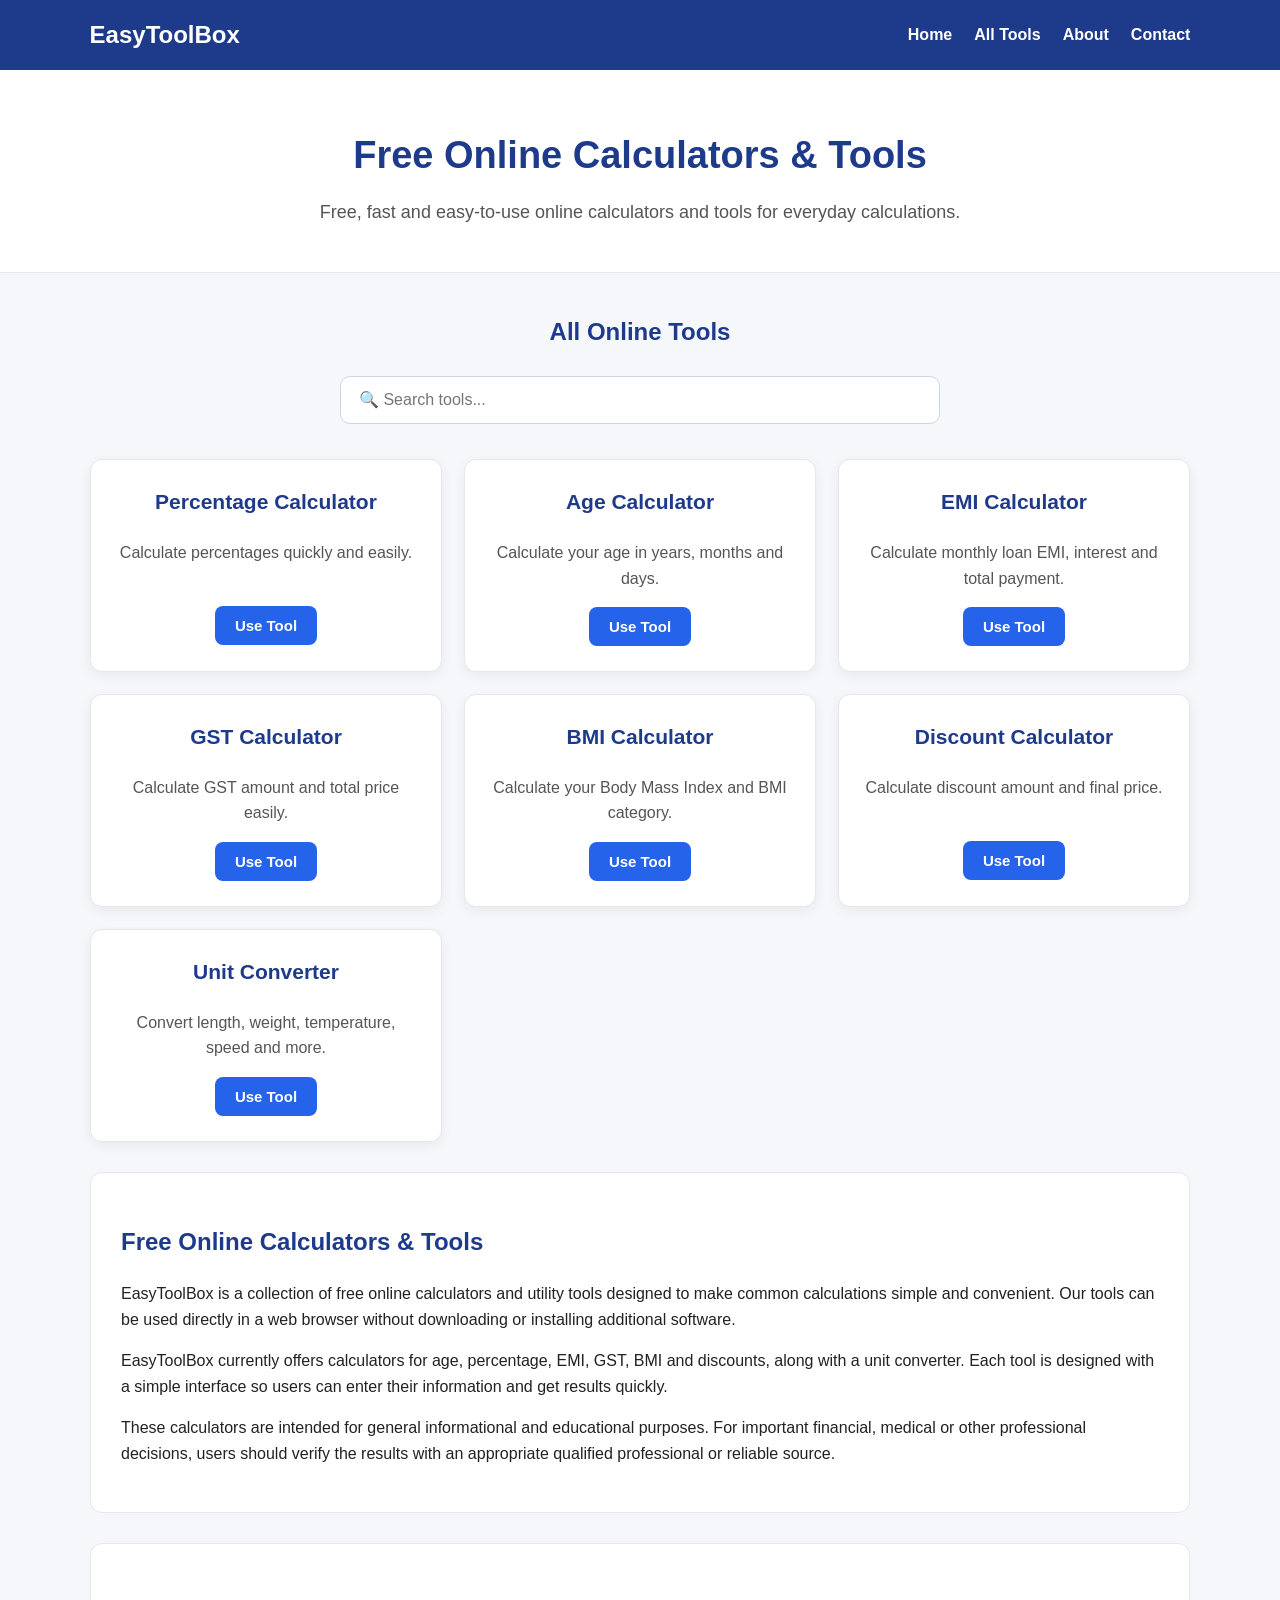
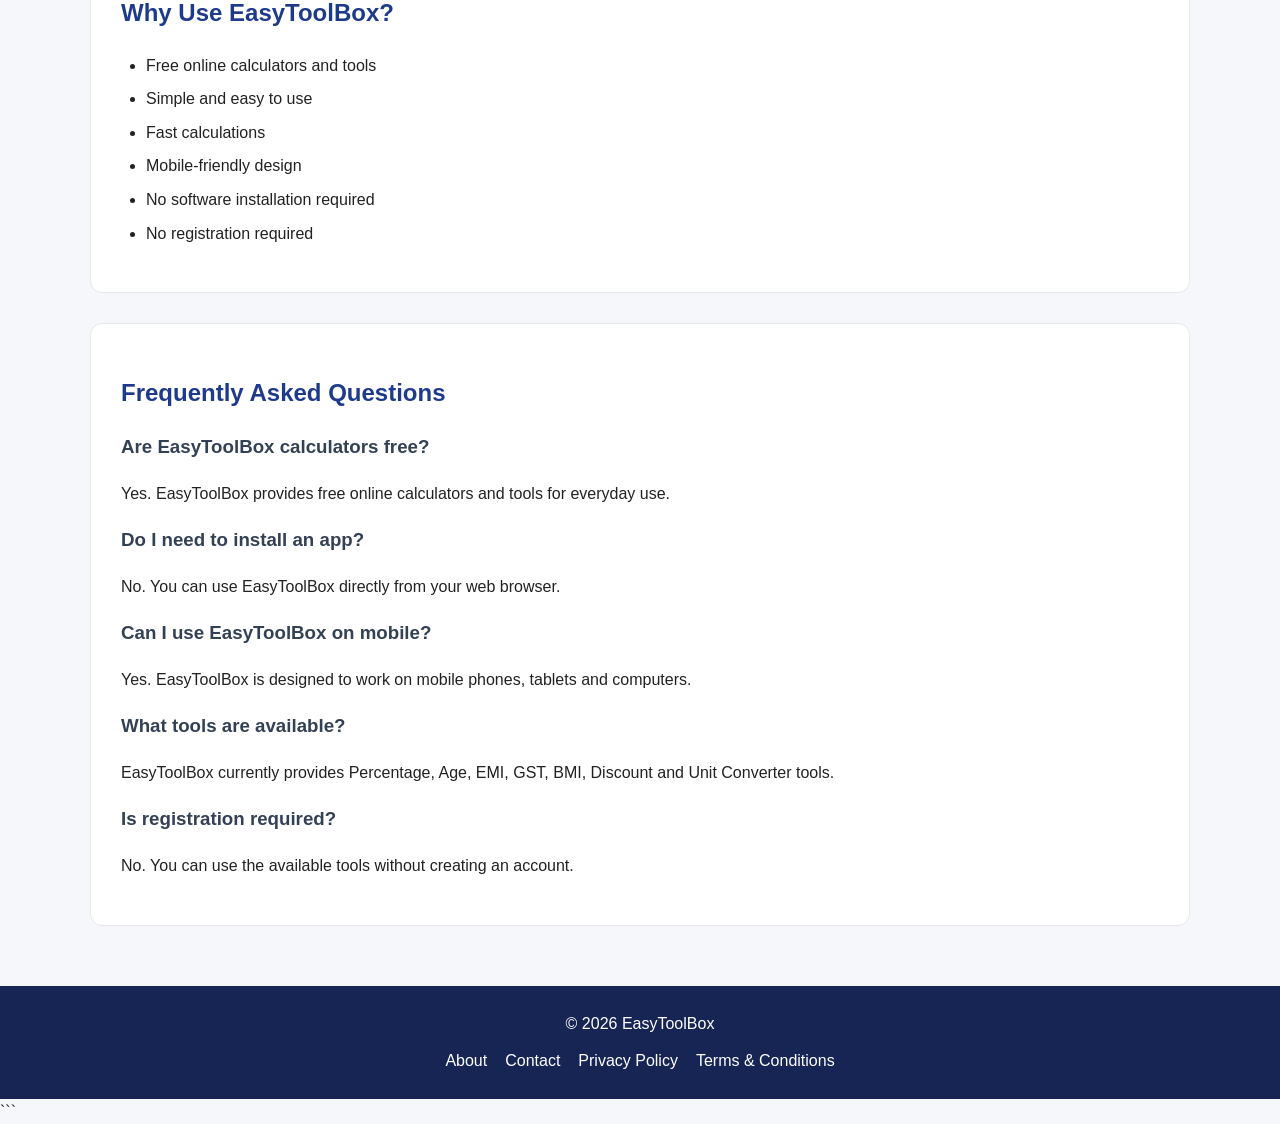
<file: index.html>
<!DOCTYPE html>
<html lang="en">

<head>

    <!-- Google AdSense -->
    <script async src="https://pagead2.googlesyndication.com/pagead/js/adsbygoogle.js?client=ca-pub-3708216350144258"
        crossorigin="anonymous"></script>

    <meta charset="UTF-8">
    <meta name="viewport" content="width=device-width, initial-scale=1.0">

    <title>EasyToolBox - Free Online Calculators & Tools</title>

    <meta name="description"
        content="EasyToolBox offers free online calculators and useful tools including Age, BMI, EMI, GST, Percentage, Discount and Unit Converter. Simple, fast and free to use.">

    <meta name="robots" content="index, follow">

    <link rel="canonical" href="https://rahulkumar661.github.io/easytoolbox/">

    <link rel="stylesheet" href="style.css">

    <!-- Google Analytics -->
    <script async src="https://www.googletagmanager.com/gtag/js?id=G-RJLNNYKJY7"></script>

    <script>
        window.dataLayer = window.dataLayer || [];

        function gtag() {
            dataLayer.push(arguments);
        }

        gtag('js', new Date());
        gtag('config', 'G-RJLNNYKJY7');
    </script>

</head>

<body>

    <nav class="navbar">

        <div class="nav-logo">
            EasyToolBox
        </div>

        <div class="nav-links">

            <a href="index.html">Home</a>

            <a href="#tools">All Tools</a>

            <a href="about.html">About</a>

            <a href="contact.html">Contact</a>

        </div>

    </nav>


    <header>

        <h1>Free Online Calculators & Tools</h1>

        <p>
            Free, fast and easy-to-use online calculators and tools
            for everyday calculations.
        </p>

    </header>


    <main class="container">

        <h2>All Online Tools</h2>

        <input
            type="text"
            id="searchBox"
            placeholder="🔍 Search tools..."
            onkeyup="searchTools()"
            aria-label="Search online tools"
        >


        <div class="tools" id="tools">


            <!-- Percentage Calculator -->

            <div class="tool-card">

                <h3>Percentage Calculator</h3>

                <p>
                    Calculate percentages quickly and easily.
                </p>

                <a href="percentage-calculator.html">
                    <button>Use Tool</button>
                </a>

            </div>


            <!-- Age Calculator -->

            <div class="tool-card">

                <h3>Age Calculator</h3>

                <p>
                    Calculate your age in years, months and days.
                </p>

                <a href="age-calculator.html">
                    <button>Use Tool</button>
                </a>

            </div>


            <!-- EMI Calculator -->

            <div class="tool-card">

                <h3>EMI Calculator</h3>

                <p>
                    Calculate monthly loan EMI, interest and total payment.
                </p>

                <a href="emi-calculator.html">
                    <button>Use Tool</button>
                </a>

            </div>


            <!-- GST Calculator -->

            <div class="tool-card">

                <h3>GST Calculator</h3>

                <p>
                    Calculate GST amount and total price easily.
                </p>

                <a href="gst-calculator.html">
                    <button>Use Tool</button>
                </a>

            </div>


            <!-- BMI Calculator -->

            <div class="tool-card">

                <h3>BMI Calculator</h3>

                <p>
                    Calculate your Body Mass Index and BMI category.
                </p>

                <a href="bmi-calculator.html">
                    <button>Use Tool</button>
                </a>

            </div>


            <!-- Discount Calculator -->

            <div class="tool-card">

                <h3>Discount Calculator</h3>

                <p>
                    Calculate discount amount and final price.
                </p>

                <a href="discount-calculator.html">
                    <button>Use Tool</button>
                </a>

            </div>


            <!-- Unit Converter -->

            <div class="tool-card">

                <h3>Unit Converter</h3>

                <p>
                    Convert length, weight, temperature, speed and more.
                </p>

                <a href="unit-converter.html">
                    <button>Use Tool</button>
                </a>

            </div>


        </div>


        <!-- About Tools Section -->

        <section class="content-section">

            <h2>Free Online Calculators & Tools</h2>

            <p>
                EasyToolBox is a collection of free online calculators and
                utility tools designed to make common calculations simple
                and convenient. Our tools can be used directly in a web
                browser without downloading or installing additional software.
            </p>

            <p>
                EasyToolBox currently offers calculators for age, percentage,
                EMI, GST, BMI and discounts, along with a unit converter.
                Each tool is designed with a simple interface so users can
                enter their information and get results quickly.
            </p>

            <p>
                These calculators are intended for general informational and
                educational purposes. For important financial, medical or
                other professional decisions, users should verify the results
                with an appropriate qualified professional or reliable source.
            </p>

        </section>


        <!-- Why EasyToolBox -->

        <section class="content-section">

            <h2>Why Use EasyToolBox?</h2>

            <ul>

                <li>Free online calculators and tools</li>

                <li>Simple and easy to use</li>

                <li>Fast calculations</li>

                <li>Mobile-friendly design</li>

                <li>No software installation required</li>

                <li>No registration required</li>

            </ul>

        </section>


        <!-- FAQ -->

        <section class="content-section">

            <h2>Frequently Asked Questions</h2>


            <h3>Are EasyToolBox calculators free?</h3>

            <p>
                Yes. EasyToolBox provides free online calculators and tools
                for everyday use.
            </p>


            <h3>Do I need to install an app?</h3>

            <p>
                No. You can use EasyToolBox directly from your web browser.
            </p>


            <h3>Can I use EasyToolBox on mobile?</h3>

            <p>
                Yes. EasyToolBox is designed to work on mobile phones,
                tablets and computers.
            </p>


            <h3>What tools are available?</h3>

            <p>
                EasyToolBox currently provides Percentage, Age, EMI, GST,
                BMI, Discount and Unit Converter tools.
            </p>


            <h3>Is registration required?</h3>

            <p>
                No. You can use the available tools without creating an account.
            </p>

        </section>

    </main>


    <footer>

        <p>© 2026 EasyToolBox</p>

        <div class="footer-links">

            <a href="about.html">About</a>

            <a href="contact.html">Contact</a>

            <a href="privacy.html">Privacy Policy</a>

            <a href="terms.html">Terms & Conditions</a>

        </div>

    </footer>


    <script src="script.js"></script>

</body>

</html>
```
</file>
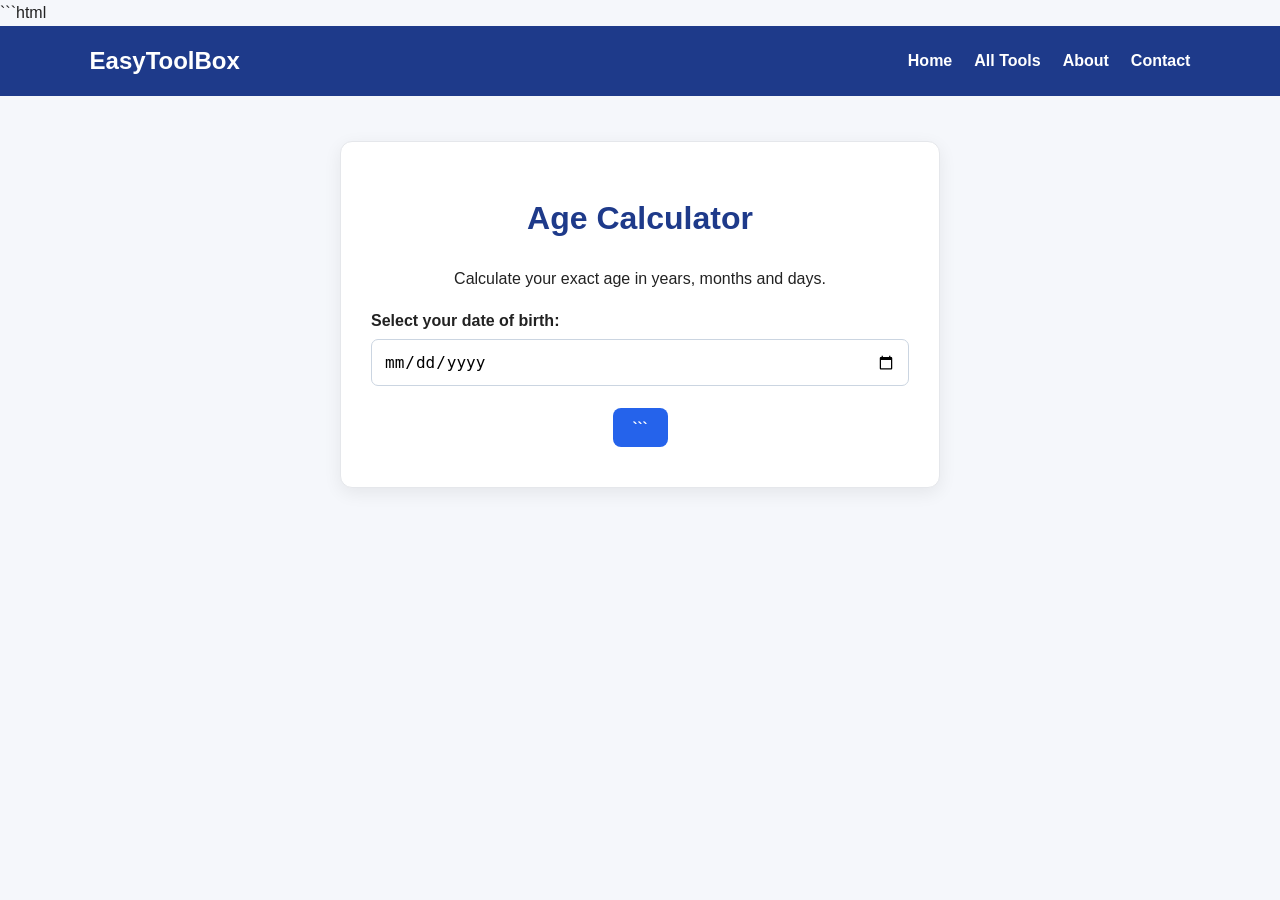
<file: age-calculator.html>
```html
<!DOCTYPE html>
<html lang="en">

<head>
    <meta charset="UTF-8">
    <meta name="viewport" content="width=device-width, initial-scale=1.0">

    <title>Age Calculator – Calculate Your Exact Age | EasyToolBox</title>

    <meta name="description" content="Free online Age Calculator to calculate your exact age in years, months and days from your date of birth. Simple, fast and easy to use.">

    <link rel="stylesheet" href="style.css">
</head>

<body>

<nav class="navbar">

    <div class="nav-logo">
        EasyToolBox
    </div>

    <div class="nav-links">
        <a href="index.html">Home</a>
        <a href="index.html#tools">All Tools</a>
        <a href="about.html">About</a>
        <a href="contact.html">Contact</a>
    </div>

</nav>

<main class="calculator-container">

    <h1>Age Calculator</h1>

    <p style="text-align:center;">
        Calculate your exact age in years, months and days.
    </p>

    <label for="birthDate">Select your date of birth:</label>

    <input type="date" id="birthDate">

    <button type="button" onclick="calculateAge()">
```
</file>
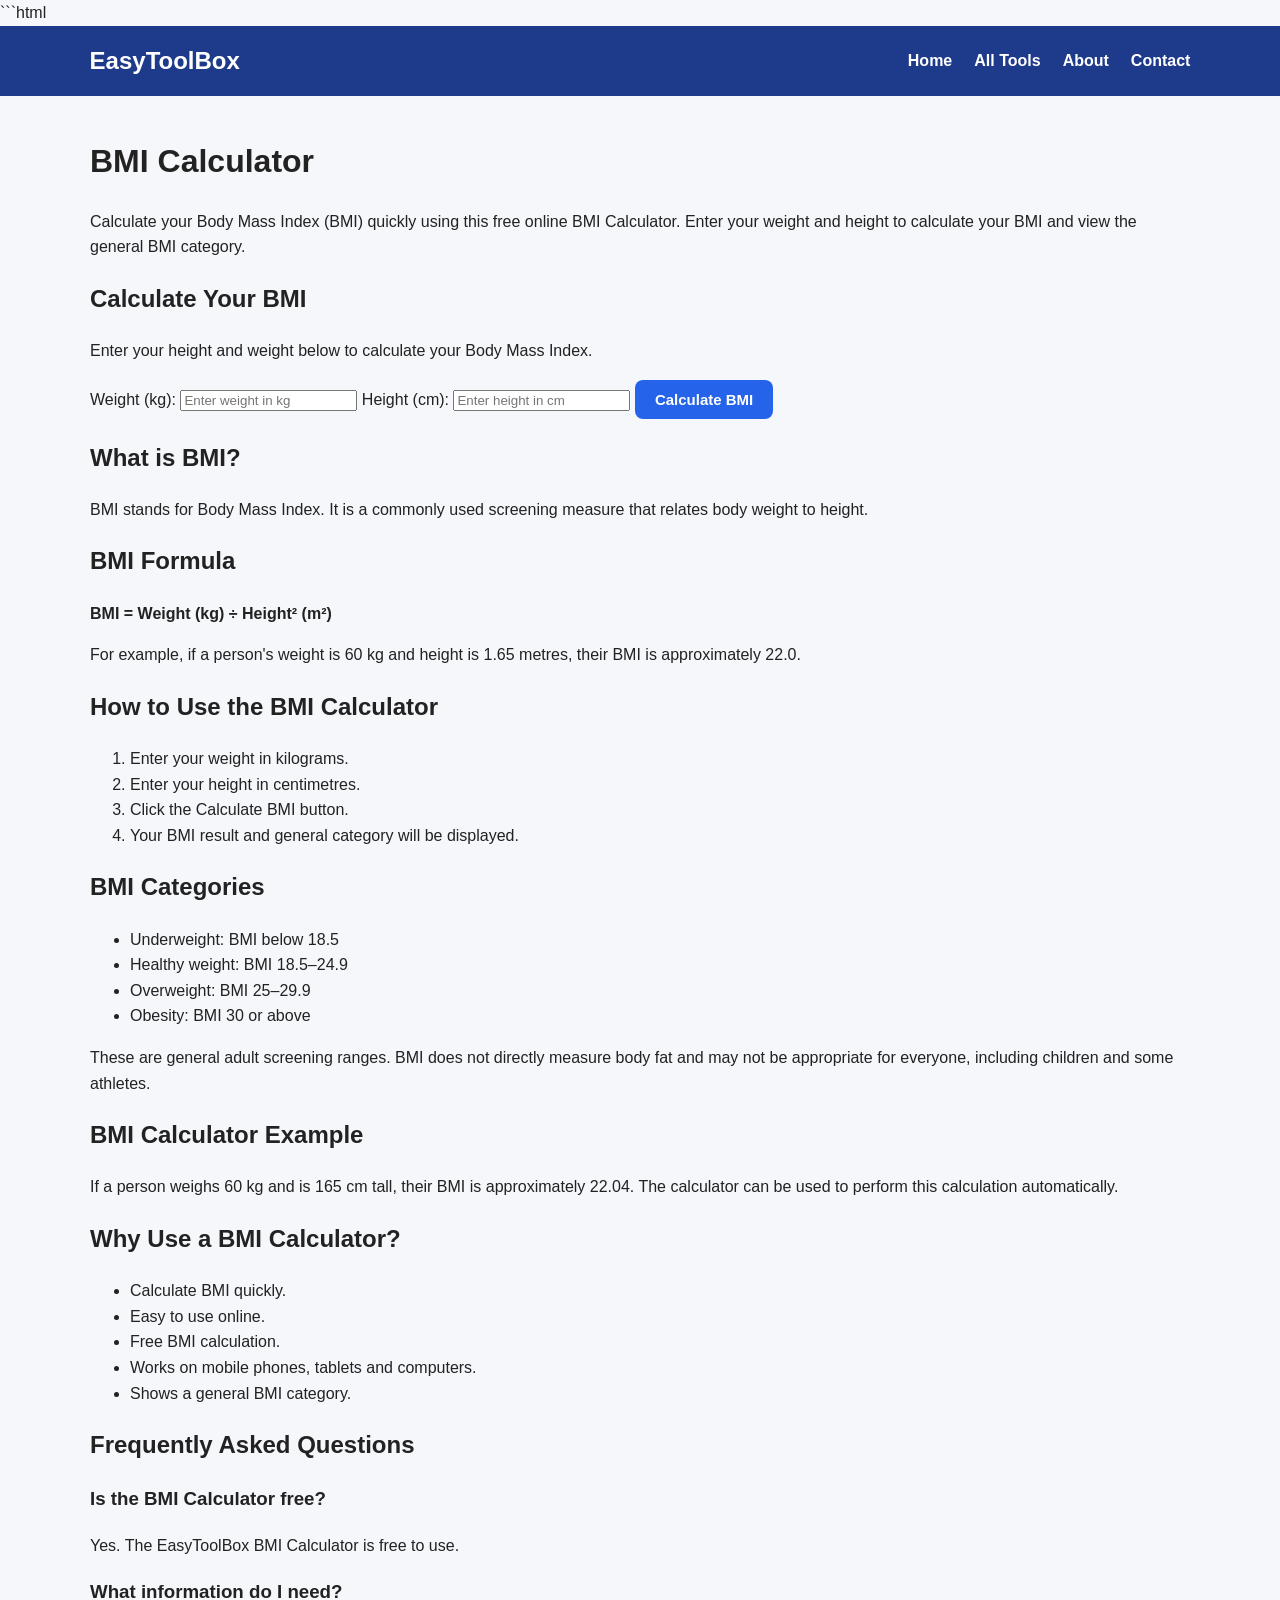
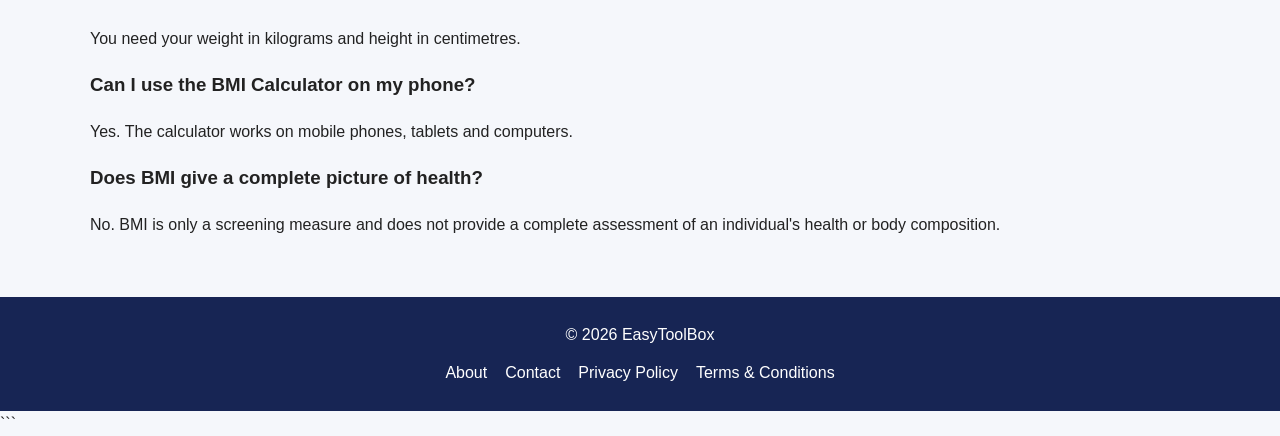
<file: bmi-calculator.html>
```html
<!DOCTYPE html>
<html lang="en">

<head>

    <!-- Google tag (gtag.js) -->
    <script async src="https://www.googletagmanager.com/gtag/js?id=G-RJLNNYKJY7"></script>
    <script>
      window.dataLayer = window.dataLayer || [];
      function gtag(){dataLayer.push(arguments);}
      gtag('js', new Date());
      gtag('config', 'G-RJLNNYKJY7');
    </script>

    <meta charset="UTF-8">
    <meta name="viewport" content="width=device-width, initial-scale=1.0">

    <title>BMI Calculator – Calculate Your Body Mass Index | EasyToolBox</title>

    <meta name="description" content="Free online BMI Calculator to calculate Body Mass Index using your weight in kilograms and height in centimetres. Get your BMI and general BMI category quickly.">

    <meta name="robots" content="index, follow">

    <link rel="canonical" href="https://rahulkumar661.github.io/easytoolbox/bmi-calculator.html">

    <link rel="stylesheet" href="style.css">

</head>

<body>

<nav class="navbar">

    <div class="nav-logo">
        EasyToolBox
    </div>

    <div class="nav-links">
        <a href="index.html">Home</a>
        <a href="index.html#tools">All Tools</a>
        <a href="about.html">About</a>
        <a href="contact.html">Contact</a>
    </div>

</nav>


<main class="container">

    <h1>BMI Calculator</h1>

    <p>
        Calculate your Body Mass Index (BMI) quickly using this free online
        BMI Calculator. Enter your weight and height to calculate your BMI
        and view the general BMI category.
    </p>


    <section>

        <h2>Calculate Your BMI</h2>

        <p>
            Enter your height and weight below to calculate your Body Mass Index.
        </p>

        <label for="weight">Weight (kg):</label>

        <input
            type="number"
            id="weight"
            placeholder="Enter weight in kg"
            step="0.1"
        >


        <label for="height">Height (cm):</label>

        <input
            type="number"
            id="height"
            placeholder="Enter height in cm"
            step="0.1"
        >


        <button onclick="calculateBMI()">
            Calculate BMI
        </button>


        <h3 id="bmiResult"></h3>

        <p id="bmiCategory"></p>

    </section>


    <section>

        <h2>What is BMI?</h2>

        <p>
            BMI stands for Body Mass Index. It is a commonly used screening
            measure that relates body weight to height.
        </p>

    </section>


    <section>

        <h2>BMI Formula</h2>

        <p>
            <strong>BMI = Weight (kg) ÷ Height² (m²)</strong>
        </p>

        <p>
            For example, if a person's weight is 60 kg and height is
            1.65 metres, their BMI is approximately 22.0.
        </p>

    </section>


    <section>

        <h2>How to Use the BMI Calculator</h2>

        <ol>
            <li>Enter your weight in kilograms.</li>
            <li>Enter your height in centimetres.</li>
            <li>Click the Calculate BMI button.</li>
            <li>Your BMI result and general category will be displayed.</li>
        </ol>

    </section>


    <section>

        <h2>BMI Categories</h2>

        <ul>
            <li>Underweight: BMI below 18.5</li>
            <li>Healthy weight: BMI 18.5–24.9</li>
            <li>Overweight: BMI 25–29.9</li>
            <li>Obesity: BMI 30 or above</li>
        </ul>

        <p>
            These are general adult screening ranges. BMI does not directly
            measure body fat and may not be appropriate for everyone,
            including children and some athletes.
        </p>

    </section>


    <section>

        <h2>BMI Calculator Example</h2>

        <p>
            If a person weighs 60 kg and is 165 cm tall, their BMI is
            approximately 22.04. The calculator can be used to perform
            this calculation automatically.
        </p>

    </section>


    <section>

        <h2>Why Use a BMI Calculator?</h2>

        <ul>
            <li>Calculate BMI quickly.</li>
            <li>Easy to use online.</li>
            <li>Free BMI calculation.</li>
            <li>Works on mobile phones, tablets and computers.</li>
            <li>Shows a general BMI category.</li>
        </ul>

    </section>


    <section>

        <h2>Frequently Asked Questions</h2>

        <h3>Is the BMI Calculator free?</h3>

        <p>
            Yes. The EasyToolBox BMI Calculator is free to use.
        </p>


        <h3>What information do I need?</h3>

        <p>
            You need your weight in kilograms and height in centimetres.
        </p>


        <h3>Can I use the BMI Calculator on my phone?</h3>

        <p>
            Yes. The calculator works on mobile phones, tablets and computers.
        </p>


        <h3>Does BMI give a complete picture of health?</h3>

        <p>
            No. BMI is only a screening measure and does not provide a
            complete assessment of an individual's health or body composition.
        </p>

    </section>

</main>


<footer>

    <p>© 2026 EasyToolBox</p>

    <div class="footer-links">

        <a href="about.html">About</a>
        <a href="contact.html">Contact</a>
        <a href="privacy.html">Privacy Policy</a>
        <a href="terms.html">Terms & Conditions</a>

    </div>

</footer>


<script src="script.js"></script>

</body>

</html>
```
</file>
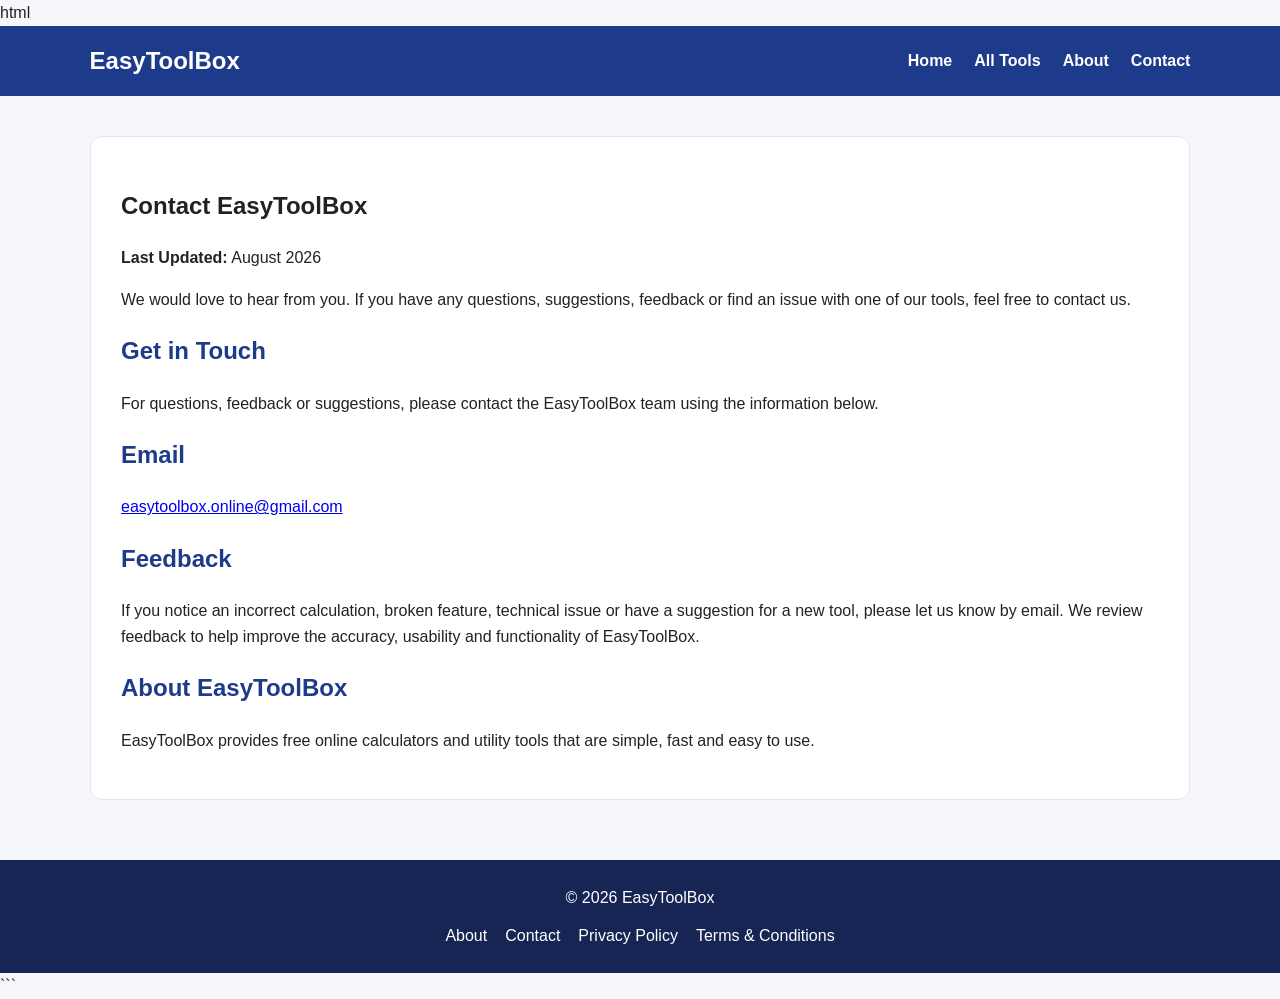
<file: contact.html>
html
<!DOCTYPE html>
<html lang="en">

<head>
    <meta charset="UTF-8">
    <meta name="viewport" content="width=device-width, initial-scale=1.0">

    <title>Contact EasyToolBox</title>

    <meta name="description" content="Contact EasyToolBox for questions, feedback, suggestions and support.">

    <link rel="stylesheet" href="style.css">
</head>

<body>

<nav class="navbar">

    <div class="nav-logo">
        EasyToolBox
    </div>

    <div class="nav-links">
        <a href="index.html">Home</a>
        <a href="index.html#tools">All Tools</a>
        <a href="about.html">About</a>
        <a href="contact.html">Contact</a>
    </div>

</nav>


<main class="container">

    <section class="content-section">

        <h1>Contact EasyToolBox</h1>
<p>
    <strong>Last Updated:</strong> August 2026
</p>
        <p>
            We would love to hear from you. If you have any questions,
            suggestions, feedback or find an issue with one of our tools,
            feel free to contact us.
        </p>


        <h2>Get in Touch</h2>

        <p>
            For questions, feedback or suggestions, please contact
            the EasyToolBox team using the information below.
        </p>


        <h2>Email</h2>

        <p>
            <a href="mailto:easytoolbox.online@gmail.com">
                easytoolbox.online@gmail.com
            </a>
        </p>


 <h2>Feedback</h2>

<p>
    If you notice an incorrect calculation, broken feature,
    technical issue or have a suggestion for a new tool,
    please let us know by email. We review feedback to help
    improve the accuracy, usability and functionality of EasyToolBox.
</p>      


        <h2>About EasyToolBox</h2>

        <p>
            EasyToolBox provides free online calculators and utility
            tools that are simple, fast and easy to use.
        </p>

    </section>

</main>


<footer>

    <p>© 2026 EasyToolBox</p>

    <div class="footer-links">

        <a href="about.html">About</a>
        <a href="contact.html">Contact</a>
        <a href="privacy.html">Privacy Policy</a>
        <a href="terms.html">Terms & Conditions</a>

    </div>

</footer>

</body>

</html>
```
</file>
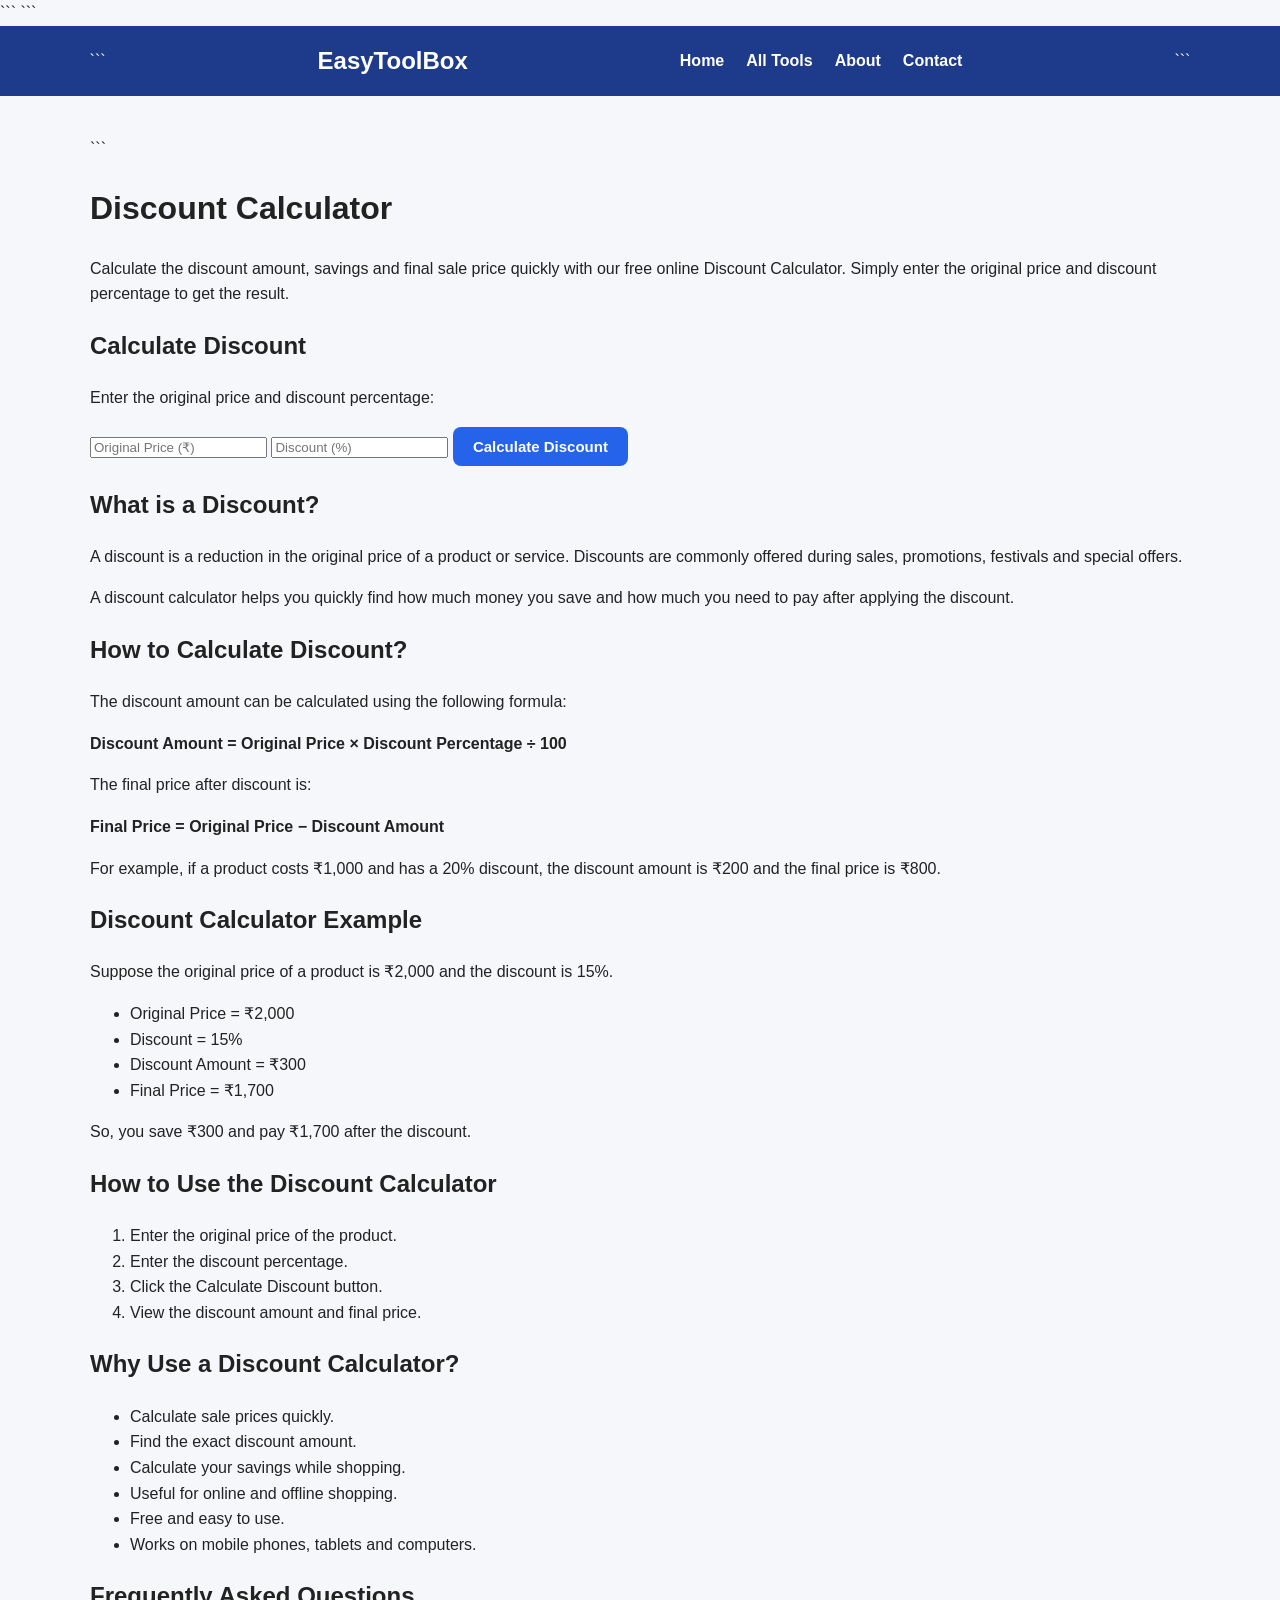
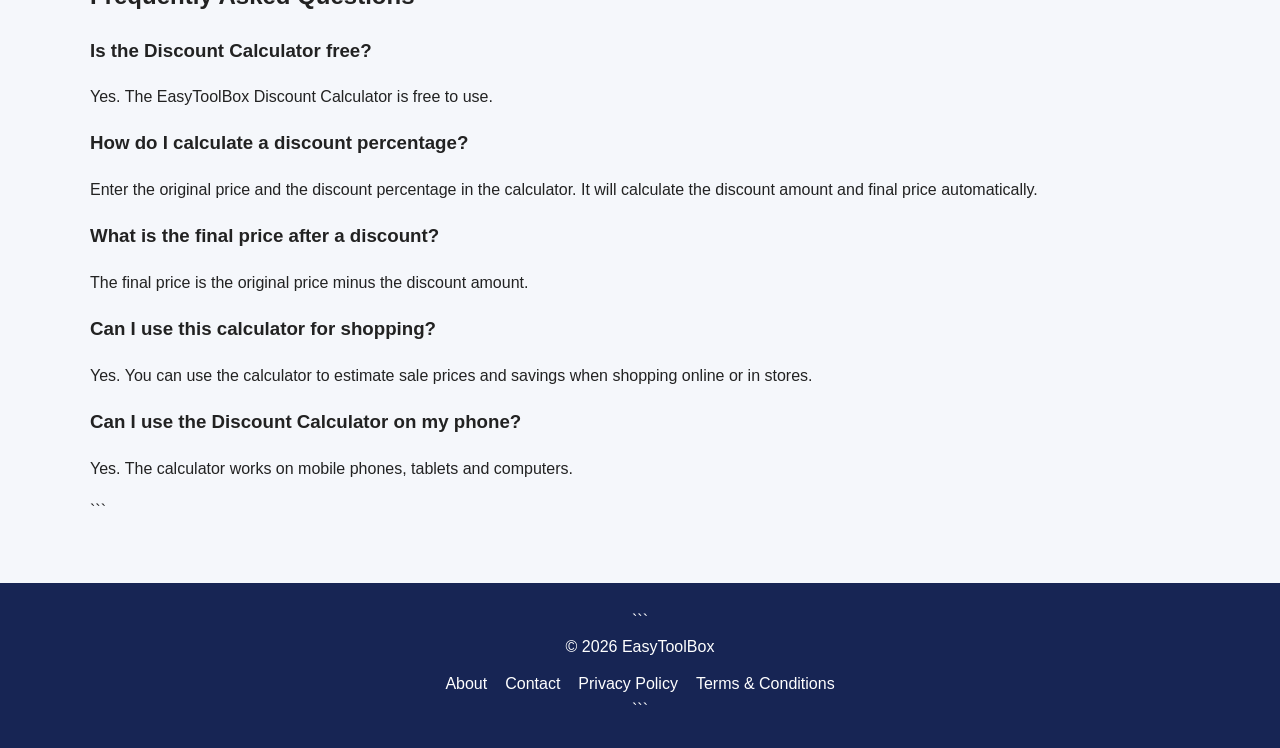
<file: discount-calculator.html>
<!DOCTYPE html>

<html lang="en">

<head>
    <meta charset="UTF-8">
    <meta name="viewport" content="width=device-width, initial-scale=1.0">

```
<title>Discount Calculator – Calculate Discount & Sale Price | EasyToolBox</title>

<meta name="description" content="Use our free online Discount Calculator to calculate discount amount, savings and final sale price from the original price and discount percentage.">

<meta name="keywords" content="discount calculator, discount calculator online, calculate discount, discount percentage calculator, sale price calculator, discount amount calculator">

<meta name="robots" content="index, follow">

<link rel="canonical" href="https://rahulkumar661.github.io/easytoolbox/discount-calculator.html">

<link rel="stylesheet" href="style.css">

<!-- Google tag (gtag.js) -->
<script async src="https://www.googletagmanager.com/gtag/js?id=G-RJLNNYKJY7"></script>
<script>
  window.dataLayer = window.dataLayer || [];
  function gtag(){dataLayer.push(arguments);}
  gtag('js', new Date());

  gtag('config', 'G-RJLNNYKJY7');
</script>
```

</head>

<body>

<nav class="navbar">

```
<div class="nav-logo">
    EasyToolBox
</div>

<div class="nav-links">
    <a href="index.html">Home</a>
    <a href="index.html#tools">All Tools</a>
    <a href="about.html">About</a>
    <a href="contact.html">Contact</a>
</div>
```

</nav>

<main class="container">

```
<h1>Discount Calculator</h1>

<p>
    Calculate the discount amount, savings and final sale price
    quickly with our free online Discount Calculator. Simply enter
    the original price and discount percentage to get the result.
</p>


<section>

    <h2>Calculate Discount</h2>

    <p>Enter the original price and discount percentage:</p>

    <input
        type="number"
        id="originalPrice"
        placeholder="Original Price (₹)"
    >

    <input
        type="number"
        id="discountPercent"
        placeholder="Discount (%)"
    >

    <button onclick="calculateDiscount()">
        Calculate Discount
    </button>

    <h3 id="discountResult"></h3>

    <p id="finalPrice"></p>

</section>


<section>

    <h2>What is a Discount?</h2>

    <p>
        A discount is a reduction in the original price of a product
        or service. Discounts are commonly offered during sales,
        promotions, festivals and special offers.
    </p>

    <p>
        A discount calculator helps you quickly find how much money
        you save and how much you need to pay after applying the
        discount.
    </p>

</section>


<section>

    <h2>How to Calculate Discount?</h2>

    <p>
        The discount amount can be calculated using the following formula:
    </p>

    <p>
        <strong>Discount Amount = Original Price × Discount Percentage ÷ 100</strong>
    </p>

    <p>
        The final price after discount is:
    </p>

    <p>
        <strong>Final Price = Original Price − Discount Amount</strong>
    </p>

    <p>
        For example, if a product costs ₹1,000 and has a 20% discount,
        the discount amount is ₹200 and the final price is ₹800.
    </p>

</section>


<section>

    <h2>Discount Calculator Example</h2>

    <p>
        Suppose the original price of a product is ₹2,000 and the
        discount is 15%.
    </p>

    <ul>
        <li>Original Price = ₹2,000</li>
        <li>Discount = 15%</li>
        <li>Discount Amount = ₹300</li>
        <li>Final Price = ₹1,700</li>
    </ul>

    <p>
        So, you save ₹300 and pay ₹1,700 after the discount.
    </p>

</section>


<section>

    <h2>How to Use the Discount Calculator</h2>

    <ol>
        <li>Enter the original price of the product.</li>
        <li>Enter the discount percentage.</li>
        <li>Click the Calculate Discount button.</li>
        <li>View the discount amount and final price.</li>
    </ol>

</section>


<section>

    <h2>Why Use a Discount Calculator?</h2>

    <ul>
        <li>Calculate sale prices quickly.</li>
        <li>Find the exact discount amount.</li>
        <li>Calculate your savings while shopping.</li>
        <li>Useful for online and offline shopping.</li>
        <li>Free and easy to use.</li>
        <li>Works on mobile phones, tablets and computers.</li>
    </ul>

</section>


<section>

    <h2>Frequently Asked Questions</h2>

    <h3>Is the Discount Calculator free?</h3>

    <p>
        Yes. The EasyToolBox Discount Calculator is free to use.
    </p>

    <h3>How do I calculate a discount percentage?</h3>

    <p>
        Enter the original price and the discount percentage in the
        calculator. It will calculate the discount amount and final
        price automatically.
    </p>

    <h3>What is the final price after a discount?</h3>

    <p>
        The final price is the original price minus the discount amount.
    </p>

    <h3>Can I use this calculator for shopping?</h3>

    <p>
        Yes. You can use the calculator to estimate sale prices and
        savings when shopping online or in stores.
    </p>

    <h3>Can I use the Discount Calculator on my phone?</h3>

    <p>
        Yes. The calculator works on mobile phones, tablets and
        computers.
    </p>

</section>
```

</main>

<footer>

```
<p>© 2026 EasyToolBox</p>

<div class="footer-links">

    <a href="about.html">About</a>
    <a href="contact.html">Contact</a>
    <a href="privacy.html">Privacy Policy</a>
    <a href="terms.html">Terms & Conditions</a>

</div>
```

</footer>

<script src="script.js"></script>

</body>

</html>
</file>
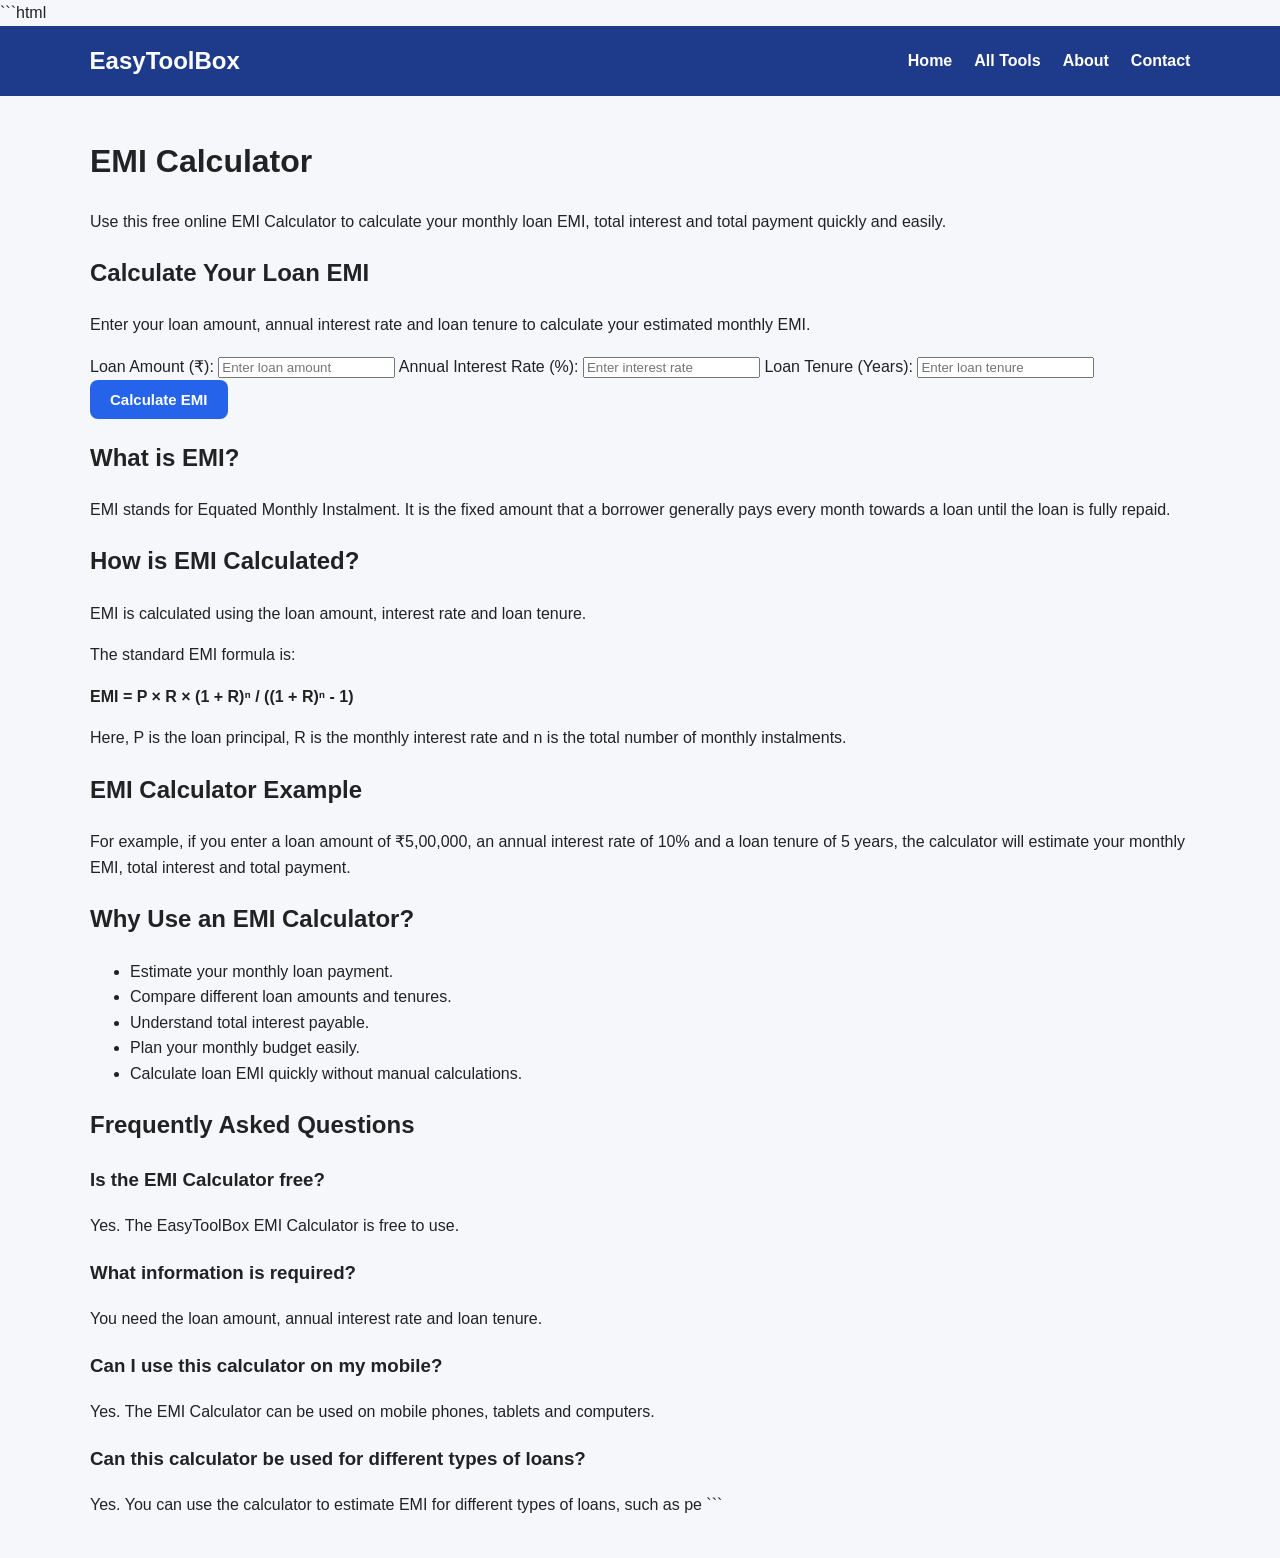
<file: emi-calculator.html>
```html
<!DOCTYPE html>
<html lang="en">

<head>

    <!-- Google tag (gtag.js) -->
    <script async src="https://www.googletagmanager.com/gtag/js?id=G-RJLNNYKJY7"></script>
    <script>
      window.dataLayer = window.dataLayer || [];
      function gtag(){dataLayer.push(arguments);}
      gtag('js', new Date());
      gtag('config', 'G-RJLNNYKJY7');
    </script>

    <meta charset="UTF-8">
    <meta name="viewport" content="width=device-width, initial-scale=1.0">

    <title>EMI Calculator – Calculate Loan EMI, Interest & Payment | EasyToolBox</title>

    <meta name="description" content="Free online EMI Calculator to calculate monthly loan EMI, total interest and total payment. Calculate home loan, personal loan and other loan EMIs easily.">

    <meta name="robots" content="index, follow">

    <link rel="canonical" href="https://rahulkumar661.github.io/easytoolbox/emi-calculator.html">

    <link rel="stylesheet" href="style.css">

</head>

<body>

<nav class="navbar">

    <div class="nav-logo">
        EasyToolBox
    </div>

    <div class="nav-links">
        <a href="index.html">Home</a>
        <a href="index.html#tools">All Tools</a>
        <a href="about.html">About</a>
        <a href="contact.html">Contact</a>
    </div>

</nav>


<main class="container">

    <h1>EMI Calculator</h1>

    <p>
        Use this free online EMI Calculator to calculate your monthly loan EMI,
        total interest and total payment quickly and easily.
    </p>


    <section>

        <h2>Calculate Your Loan EMI</h2>

        <p>
            Enter your loan amount, annual interest rate and loan tenure
            to calculate your estimated monthly EMI.
        </p>

        <label for="loanAmount">Loan Amount (₹):</label>

        <input
            type="number"
            id="loanAmount"
            placeholder="Enter loan amount"
        >


        <label for="interestRate">Annual Interest Rate (%):</label>

        <input
            type="number"
            id="interestRate"
            placeholder="Enter interest rate"
            step="0.01"
        >


        <label for="loanTenure">Loan Tenure (Years):</label>

        <input
            type="number"
            id="loanTenure"
            placeholder="Enter loan tenure"
        >


        <button onclick="calculateEMI()">
            Calculate EMI
        </button>


        <h3 id="emiResult"></h3>

        <p id="totalInterest"></p>

        <p id="totalPayment"></p>

    </section>


    <section>

        <h2>What is EMI?</h2>

        <p>
            EMI stands for Equated Monthly Instalment. It is the fixed
            amount that a borrower generally pays every month towards
            a loan until the loan is fully repaid.
        </p>

    </section>


    <section>

        <h2>How is EMI Calculated?</h2>

        <p>
            EMI is calculated using the loan amount, interest rate and
            loan tenure.
        </p>

        <p>
            The standard EMI formula is:
        </p>

        <p>
            <strong>EMI = P × R × (1 + R)ⁿ / ((1 + R)ⁿ - 1)</strong>
        </p>

        <p>
            Here, P is the loan principal, R is the monthly interest rate
            and n is the total number of monthly instalments.
        </p>

    </section>


    <section>

        <h2>EMI Calculator Example</h2>

        <p>
            For example, if you enter a loan amount of ₹5,00,000,
            an annual interest rate of 10% and a loan tenure of 5 years,
            the calculator will estimate your monthly EMI, total interest
            and total payment.
        </p>

    </section>


    <section>

        <h2>Why Use an EMI Calculator?</h2>

        <ul>
            <li>Estimate your monthly loan payment.</li>
            <li>Compare different loan amounts and tenures.</li>
            <li>Understand total interest payable.</li>
            <li>Plan your monthly budget easily.</li>
            <li>Calculate loan EMI quickly without manual calculations.</li>
        </ul>

    </section>


    <section>

        <h2>Frequently Asked Questions</h2>

        <h3>Is the EMI Calculator free?</h3>

        <p>
            Yes. The EasyToolBox EMI Calculator is free to use.
        </p>


        <h3>What information is required?</h3>

        <p>
            You need the loan amount, annual interest rate and loan tenure.
        </p>


        <h3>Can I use this calculator on my mobile?</h3>

        <p>
            Yes. The EMI Calculator can be used on mobile phones,
            tablets and computers.
        </p>


        <h3>Can this calculator be used for different types of loans?</h3>

        <p>
            Yes. You can use the calculator to estimate EMI for different
            types of loans, such as pe
```
</file>
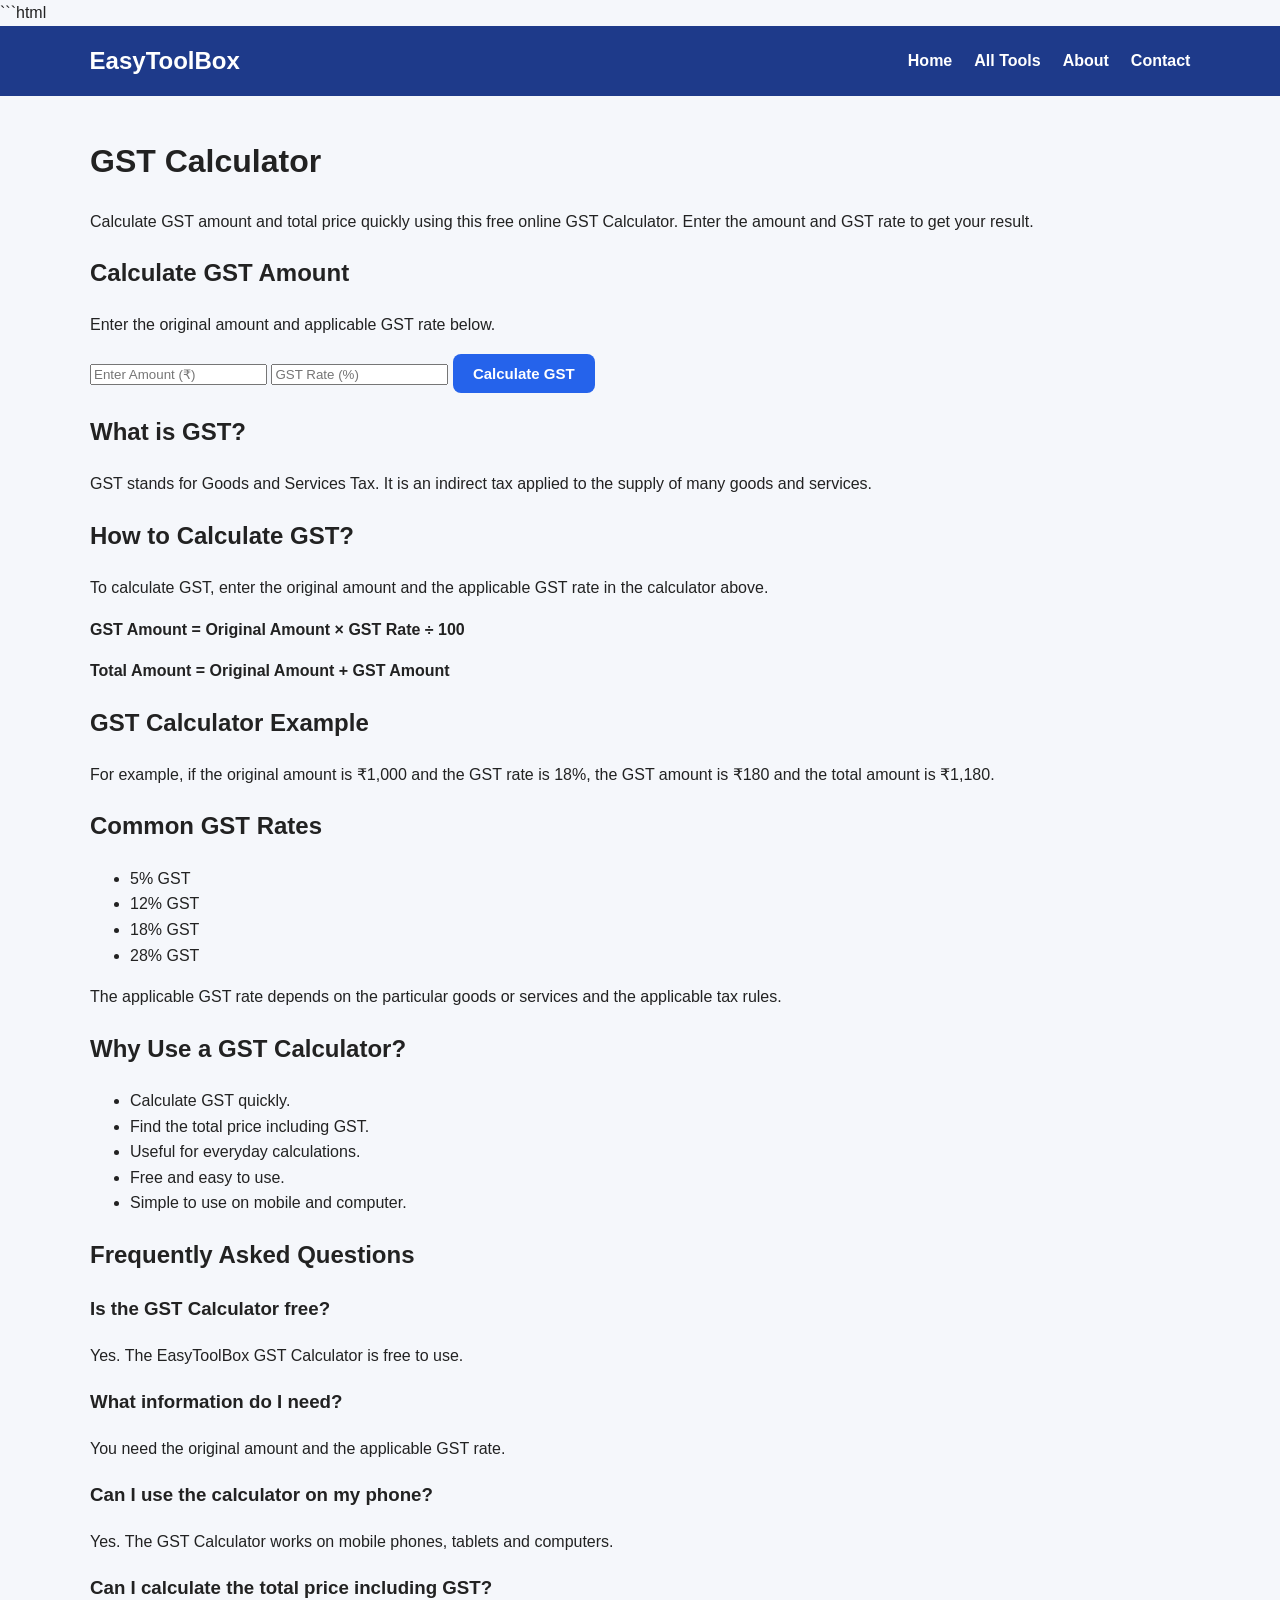
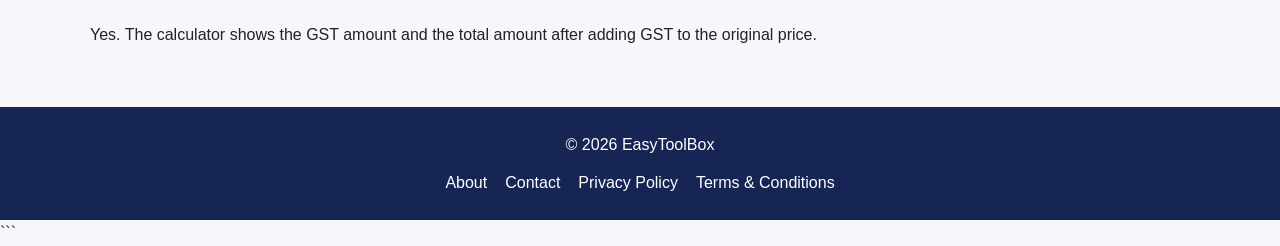
<file: gst-calculator.html>
```html
<!DOCTYPE html>
<html lang="en">

<head>

    <!-- Google tag (gtag.js) -->
    <script async src="https://www.googletagmanager.com/gtag/js?id=G-RJLNNYKJY7"></script>
    <script>
      window.dataLayer = window.dataLayer || [];
      function gtag(){dataLayer.push(arguments);}
      gtag('js', new Date());
      gtag('config', 'G-RJLNNYKJY7');
    </script>

    <meta charset="UTF-8">
    <meta name="viewport" content="width=device-width, initial-scale=1.0">

    <title>GST Calculator – Calculate GST Amount & Total Price | EasyToolBox</title>

    <meta name="description" content="Free online GST Calculator to calculate GST amount and total price. Enter the amount and GST rate to calculate GST quickly and easily.">

    <meta name="robots" content="index, follow">

    <link rel="canonical" href="https://rahulkumar661.github.io/easytoolbox/gst-calculator.html">

    <link rel="stylesheet" href="style.css">

</head>

<body>

<nav class="navbar">

    <div class="nav-logo">
        EasyToolBox
    </div>

    <div class="nav-links">
        <a href="index.html">Home</a>
        <a href="index.html#tools">All Tools</a>
        <a href="about.html">About</a>
        <a href="contact.html">Contact</a>
    </div>

</nav>


<main class="container">

    <h1>GST Calculator</h1>

    <p>
        Calculate GST amount and total price quickly using this free online
        GST Calculator. Enter the amount and GST rate to get your result.
    </p>


    <section>

        <h2>Calculate GST Amount</h2>

        <p>
            Enter the original amount and applicable GST rate below.
        </p>

        <input
            type="number"
            id="gstAmount"
            placeholder="Enter Amount (₹)"
        >

        <input
            type="number"
            id="gstRate"
            placeholder="GST Rate (%)"
        >

        <button onclick="calculateGST()">
            Calculate GST
        </button>

        <h3 id="gstResult"></h3>

        <p id="gstTotal"></p>

    </section>


    <section>

        <h2>What is GST?</h2>

        <p>
            GST stands for Goods and Services Tax. It is an indirect tax
            applied to the supply of many goods and services.
        </p>

    </section>


    <section>

        <h2>How to Calculate GST?</h2>

        <p>
            To calculate GST, enter the original amount and the applicable
            GST rate in the calculator above.
        </p>

        <p>
            <strong>GST Amount = Original Amount × GST Rate ÷ 100</strong>
        </p>

        <p>
            <strong>Total Amount = Original Amount + GST Amount</strong>
        </p>

    </section>


    <section>

        <h2>GST Calculator Example</h2>

        <p>
            For example, if the original amount is ₹1,000 and the GST rate
            is 18%, the GST amount is ₹180 and the total amount is ₹1,180.
        </p>

    </section>


    <section>

        <h2>Common GST Rates</h2>

        <ul>
            <li>5% GST</li>
            <li>12% GST</li>
            <li>18% GST</li>
            <li>28% GST</li>
        </ul>

        <p>
            The applicable GST rate depends on the particular goods or
            services and the applicable tax rules.
        </p>

    </section>


    <section>

        <h2>Why Use a GST Calculator?</h2>

        <ul>
            <li>Calculate GST quickly.</li>
            <li>Find the total price including GST.</li>
            <li>Useful for everyday calculations.</li>
            <li>Free and easy to use.</li>
            <li>Simple to use on mobile and computer.</li>
        </ul>

    </section>


    <section>

        <h2>Frequently Asked Questions</h2>

        <h3>Is the GST Calculator free?</h3>

        <p>
            Yes. The EasyToolBox GST Calculator is free to use.
        </p>

        <h3>What information do I need?</h3>

        <p>
            You need the original amount and the applicable GST rate.
        </p>

        <h3>Can I use the calculator on my phone?</h3>

        <p>
            Yes. The GST Calculator works on mobile phones, tablets and computers.
        </p>

        <h3>Can I calculate the total price including GST?</h3>

        <p>
            Yes. The calculator shows the GST amount and the total amount
            after adding GST to the original price.
        </p>

    </section>

</main>


<footer>

    <p>© 2026 EasyToolBox</p>

    <div class="footer-links">

        <a href="about.html">About</a>
        <a href="contact.html">Contact</a>
        <a href="privacy.html">Privacy Policy</a>
        <a href="terms.html">Terms & Conditions</a>

    </div>

</footer>


<script src="script.js"></script>

</body>

</html>
```
</file>
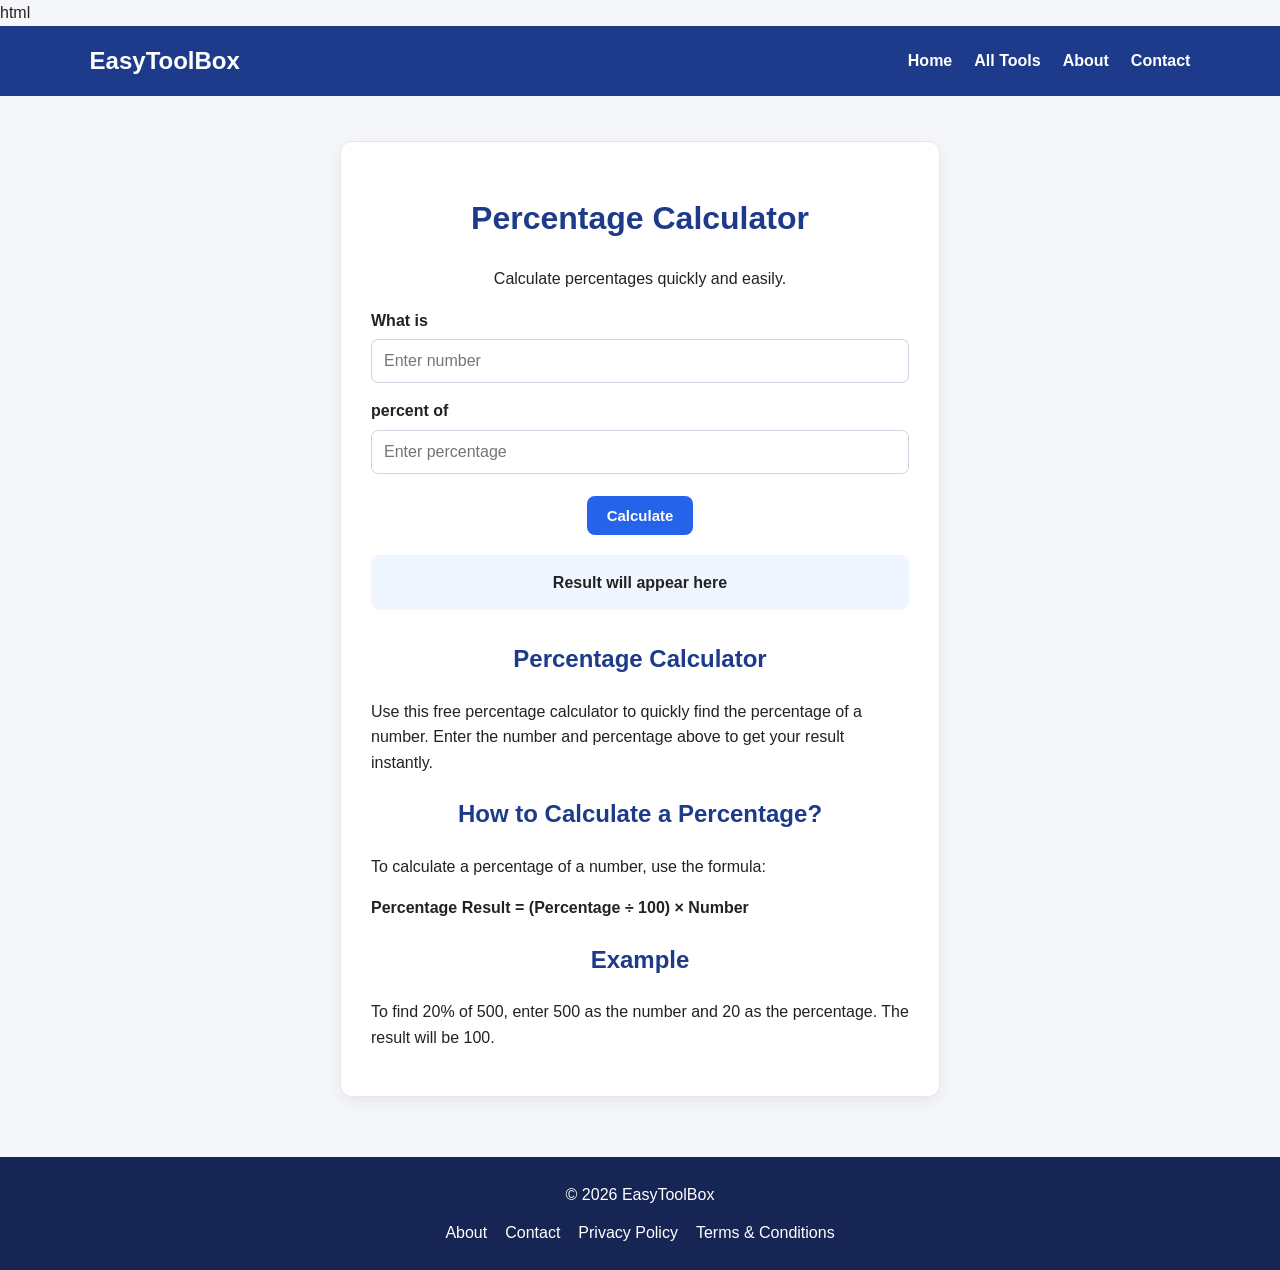
<file: percentage-calculator.html>
html
<!DOCTYPE html>
<html lang="en">

<head>
    <meta charset="UTF-8">
    <meta name="viewport" content="width=device-width, initial-scale=1.0">

    <title>Percentage Calculator – Calculate Percent Easily | EasyToolBox</title>

    <meta name="description" content="Free online Percentage Calculator. Calculate percentages quickly and easily with this simple percentage calculator.">

    <link rel="stylesheet" href="style.css">
</head>

<body>

<nav class="navbar">

    <div class="nav-logo">
        EasyToolBox
    </div>

    <div class="nav-links">
        <a href="index.html">Home</a>
        <a href="index.html#tools">All Tools</a>
        <a href="about.html">About</a>
        <a href="contact.html">Contact</a>
    </div>

</nav>

<main class="calculator-container">

    <h1>Percentage Calculator</h1>

    <p style="text-align:center;">
        Calculate percentages quickly and easily.
    </p>

    <label for="number">What is</label>

    <input type="number" id="number" placeholder="Enter number">

    <label for="percent">percent of</label>

    <input type="number" id="percent" placeholder="Enter percentage">

    <button onclick="calculatePercentage()">
        Calculate
    </button>

    <div class="result" id="result">
        Result will appear here
    </div>

    <section style="margin-top:30px;">

        <h2>Percentage Calculator</h2>

        <p>
            Use this free percentage calculator to quickly find the percentage of a number.
            Enter the number and percentage above to get your result instantly.
        </p>

        <h2>How to Calculate a Percentage?</h2>

        <p>
            To calculate a percentage of a number, use the formula:
        </p>

        <p>
            <strong>Percentage Result = (Percentage ÷ 100) × Number</strong>
        </p>

        <h2>Example</h2>

        <p>
            To find 20% of 500, enter 500 as the number and 20 as the percentage.
            The result will be 100.
        </p>

    </section>

</main>

<footer>

    <p>© 2026 EasyToolBox</p>

    <div class="footer-links">
        <a href="about.html">About</a>
        <a href="contact.html">Contact</a>
        <a href="privacy.html">Privacy Policy</a>
        <a href="terms.html">Terms & Conditions</a>
    </div>

</footer>

<script>

function calculatePercentage() {

    const number = parseFloat(document.getElementById("number").value);
    const percent = parseFloat(document.getElementById("percent").value);

    const resultBox = document.getElementById("result");

    if (isNaN(number) || isNaN(percent)) {

        resultBox.innerHTML = "Please enter both numbers.";

        return;
    }

    const result = (percent / 100) * number;

    resultBox.innerHTML =
        percent + "% of " + number + " = <strong>" +
        result.toFixed(2) +
        "</strong>";
}

</script>

</body>

</html>
</file>
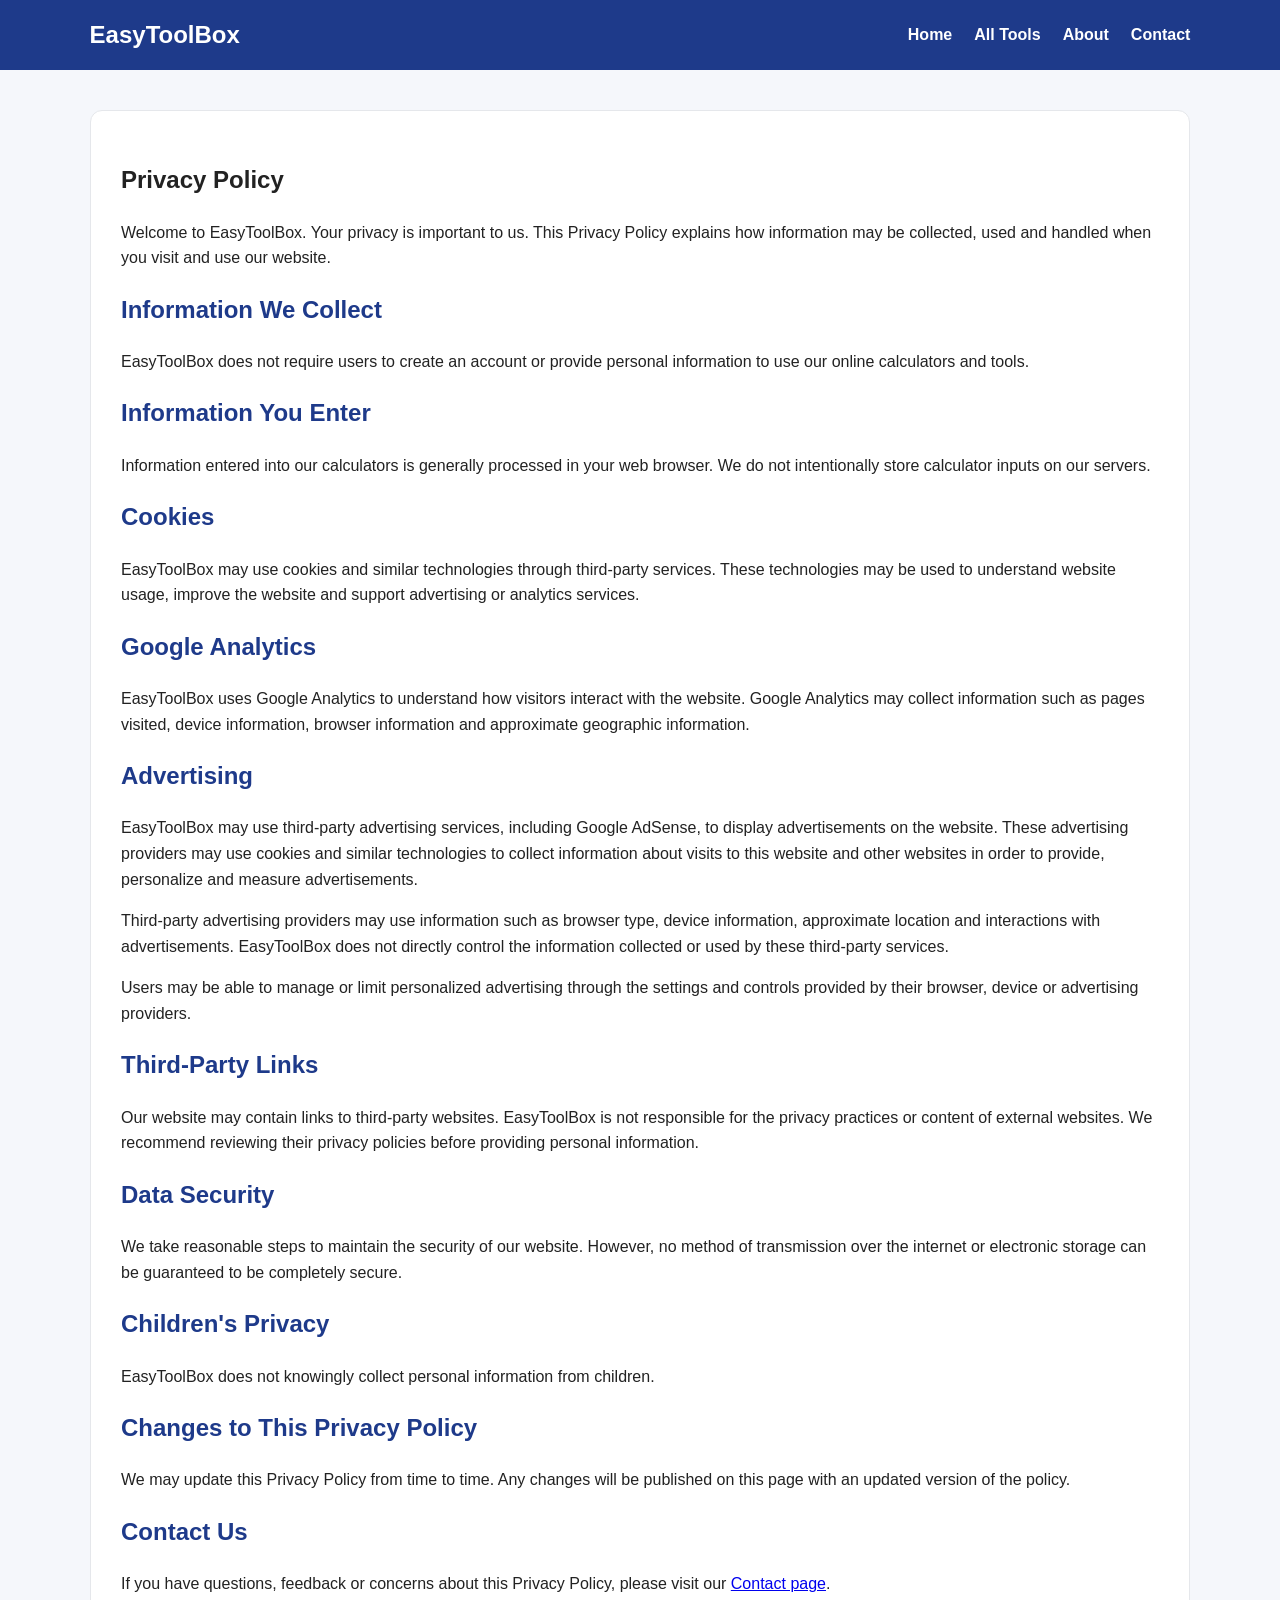
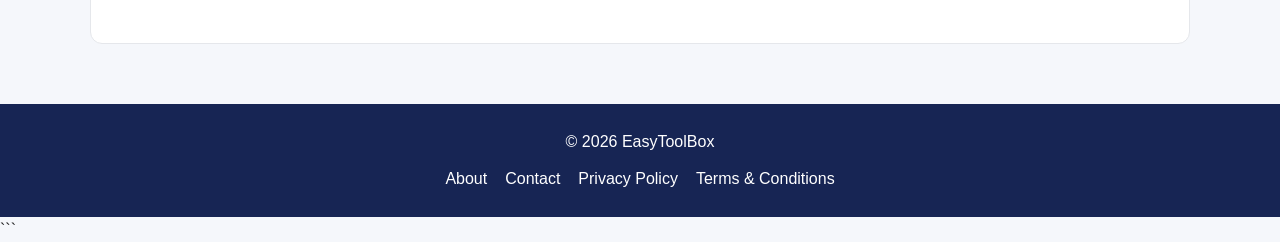
<file: privacy.html>
<!DOCTYPE html>
<html lang="en">

<head>
    <meta charset="UTF-8">
    <meta name="viewport" content="width=device-width, initial-scale=1.0">

    <title>Privacy Policy - EasyToolBox</title>

    <meta name="description" content="Read the EasyToolBox Privacy Policy to learn how our free online tools handle user data, cookies and third-party services.">

    <meta name="robots" content="index, follow">

    <link rel="canonical" href="https://rahulkumar661.github.io/easytoolbox/privacy.html">

    <link rel="stylesheet" href="style.css">
</head>

<body>

<nav class="navbar">

    <div class="nav-logo">
        EasyToolBox
    </div>

    <div class="nav-links">
        <a href="index.html">Home</a>
        <a href="index.html#tools">All Tools</a>
        <a href="about.html">About</a>
        <a href="contact.html">Contact</a>
    </div>

</nav>


<main class="container">

    <section class="content-section">

        <h1>Privacy Policy</h1>

        <p>
            Welcome to EasyToolBox. Your privacy is important to us.
            This Privacy Policy explains how information may be collected,
            used and handled when you visit and use our website.
        </p>


        <h2>Information We Collect</h2>

        <p>
            EasyToolBox does not require users to create an account or
            provide personal information to use our online calculators
            and tools.
        </p>


        <h2>Information You Enter</h2>

        <p>
            Information entered into our calculators is generally processed
            in your web browser. We do not intentionally store calculator
            inputs on our servers.
        </p>


        <h2>Cookies</h2>

        <p>
            EasyToolBox may use cookies and similar technologies through
            third-party services. These technologies may be used to
            understand website usage, improve the website and support
            advertising or analytics services.
        </p>


        <h2>Google Analytics</h2>

        <p>
            EasyToolBox uses Google Analytics to understand how visitors
            interact with the website. Google Analytics may collect
            information such as pages visited, device information,
            browser information and approximate geographic information.
        </p>


       <h2>Advertising</h2>

<p>
    EasyToolBox may use third-party advertising services, including
    Google AdSense, to display advertisements on the website.
    These advertising providers may use cookies and similar
    technologies to collect information about visits to this website
    and other websites in order to provide, personalize and measure
    advertisements.
</p>

<p>
    Third-party advertising providers may use information such as
    browser type, device information, approximate location and
    interactions with advertisements. EasyToolBox does not directly
    control the information collected or used by these third-party
    services.
</p>

<p>
    Users may be able to manage or limit personalized advertising
    through the settings and controls provided by their browser,
    device or advertising providers.
</p>


        <h2>Third-Party Links</h2>

        <p>
            Our website may contain links to third-party websites.
            EasyToolBox is not responsible for the privacy practices or
            content of external websites. We recommend reviewing their
            privacy policies before providing personal information.
        </p>


        <h2>Data Security</h2>

        <p>
            We take reasonable steps to maintain the security of our
            website. However, no method of transmission over the internet
            or electronic storage can be guaranteed to be completely secure.
        </p>


        <h2>Children's Privacy</h2>

        <p>
            EasyToolBox does not knowingly collect personal information
            from children.
        </p>


        <h2>Changes to This Privacy Policy</h2>

        <p>
            We may update this Privacy Policy from time to time.
            Any changes will be published on this page with an updated
            version of the policy.
        </p>


        <h2>Contact Us</h2>

        <p>
            If you have questions, feedback or concerns about this
            Privacy Policy, please visit our
            <a href="contact.html">Contact page</a>.
        </p>

    </section>

</main>


<footer>

    <p>© 2026 EasyToolBox</p>

    <div class="footer-links">

        <a href="about.html">About</a>
        <a href="contact.html">Contact</a>
        <a href="privacy.html">Privacy Policy</a>
        <a href="terms.html">Terms &amp; Conditions</a>

    </div>

</footer>

</body>

</html>
```
</file>
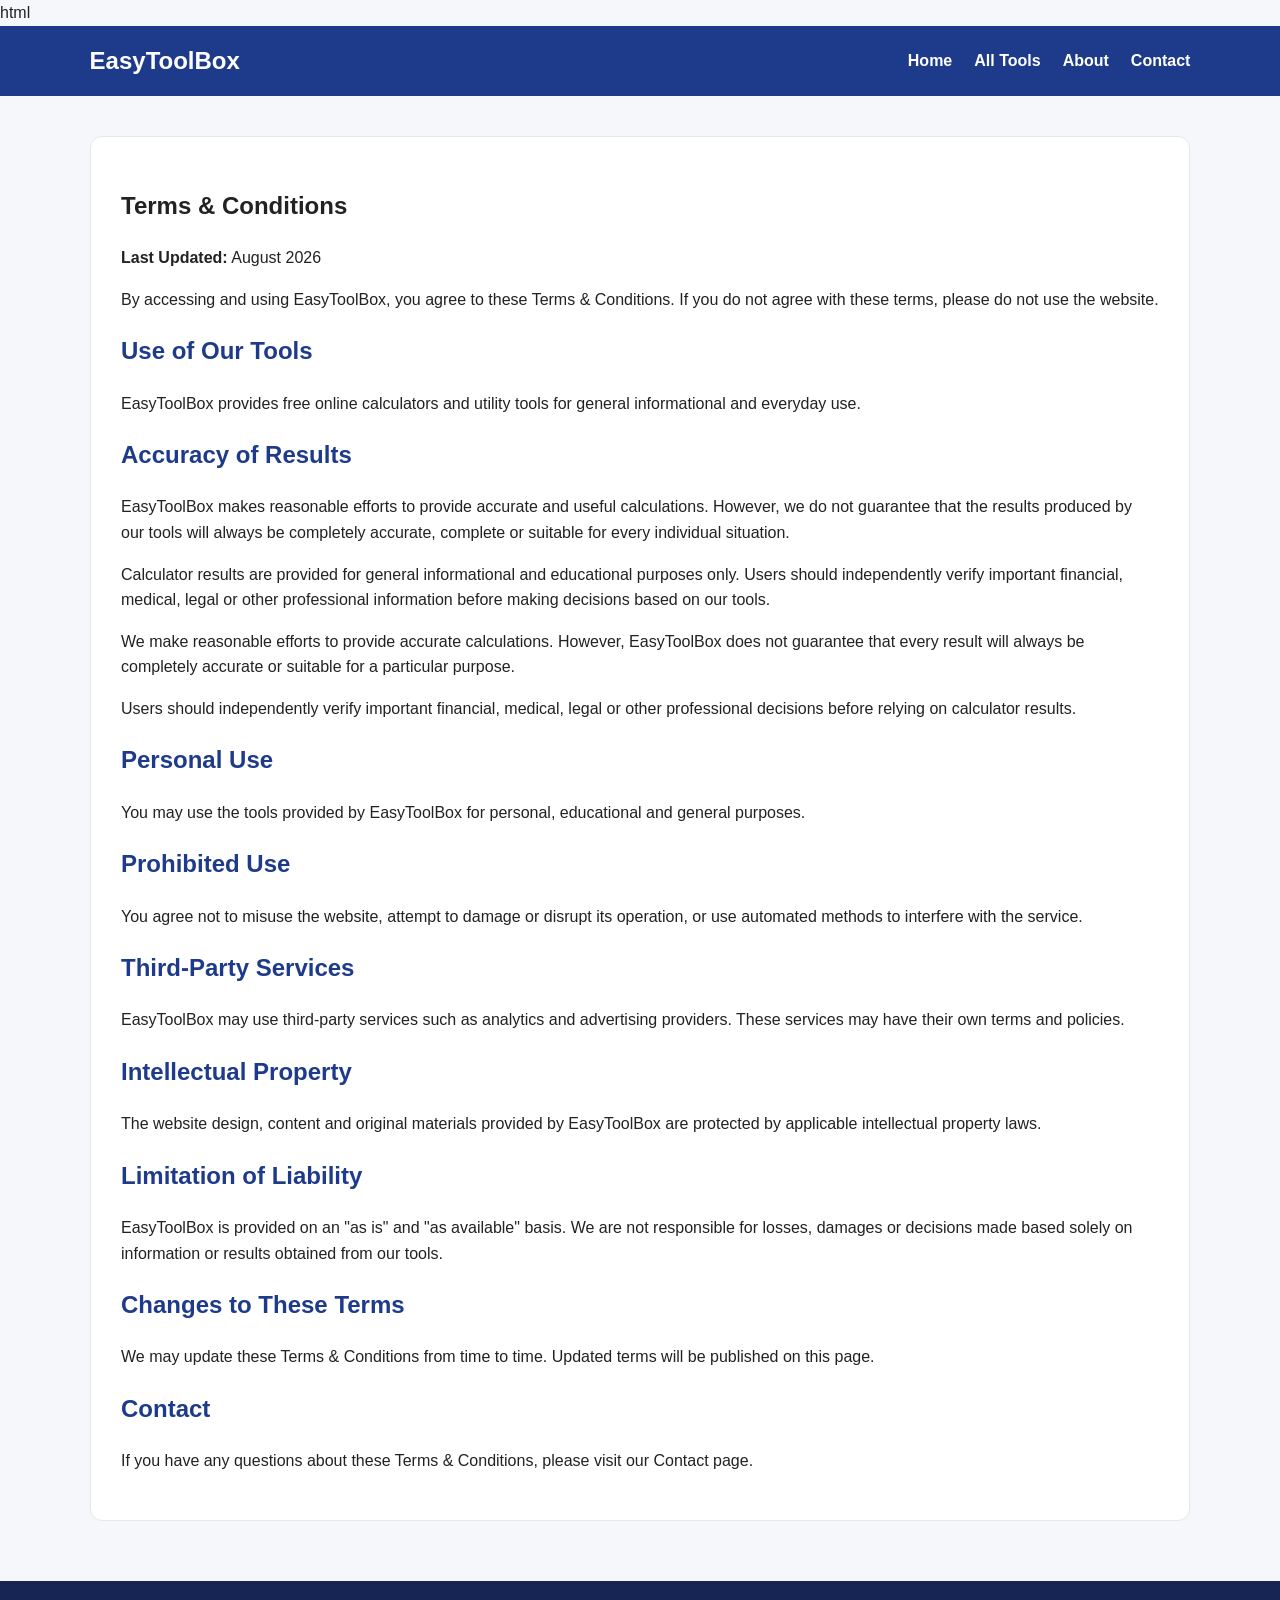
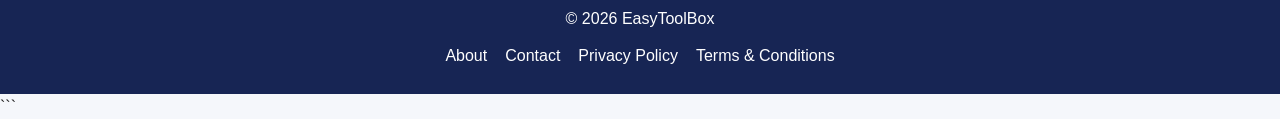
<file: terms.html>
html
<!DOCTYPE html>
<html lang="en">

<head>
    <meta charset="UTF-8">
    <meta name="viewport" content="width=device-width, initial-scale=1.0">

    <title>Terms & Conditions - EasyToolBox</title>

    <meta name="description" content="Terms and Conditions for using EasyToolBox free online calculators and tools.">

    <link rel="stylesheet" href="style.css">
</head>

<body>

<nav class="navbar">

    <div class="nav-logo">
        EasyToolBox
    </div>

    <div class="nav-links">
        <a href="index.html">Home</a>
        <a href="index.html#tools">All Tools</a>
        <a href="about.html">About</a>
        <a href="contact.html">Contact</a>
    </div>

</nav>


<main class="container">

    <section class="content-section">

        <h1>Terms & Conditions</h1>
<p>
    <strong>Last Updated:</strong> August 2026
</p>
        <p>
            By accessing and using EasyToolBox, you agree to these
            Terms & Conditions. If you do not agree with these terms,
            please do not use the website.
        </p>


        <h2>Use of Our Tools</h2>

        <p>
            EasyToolBox provides free online calculators and utility tools
            for general informational and everyday use.
        </p>
        
<h2>Accuracy of Results</h2>

<p>
    EasyToolBox makes reasonable efforts to provide accurate and
    useful calculations. However, we do not guarantee that the
    results produced by our tools will always be completely accurate,
    complete or suitable for every individual situation.
</p>

<p>
    Calculator results are provided for general informational and
    educational purposes only. Users should independently verify
    important financial, medical, legal or other professional
    information before making decisions based on our tools.
</p>
        <p>
            We make reasonable efforts to provide accurate calculations.
            However, EasyToolBox does not guarantee that every result will
            always be completely accurate or suitable for a particular
            purpose.
        </p>

        <p>
            Users should independently verify important financial,
            medical, legal or other professional decisions before relying
            on calculator results.
        </p>


        <h2>Personal Use</h2>

        <p>
            You may use the tools provided by EasyToolBox for personal,
            educational and general purposes.
        </p>


        <h2>Prohibited Use</h2>

        <p>
            You agree not to misuse the website, attempt to damage or
            disrupt its operation, or use automated methods to interfere
            with the service.
        </p>


        <h2>Third-Party Services</h2>

        <p>
            EasyToolBox may use third-party services such as analytics
            and advertising providers. These services may have their own
            terms and policies.
        </p>


        <h2>Intellectual Property</h2>

        <p>
            The website design, content and original materials provided
            by EasyToolBox are protected by applicable intellectual
            property laws.
        </p>


        <h2>Limitation of Liability</h2>

        <p>
            EasyToolBox is provided on an "as is" and "as available" basis.
            We are not responsible for losses, damages or decisions made
            based solely on information or results obtained from our tools.
        </p>


        <h2>Changes to These Terms</h2>

        <p>
            We may update these Terms & Conditions from time to time.
            Updated terms will be published on this page.
        </p>


        <h2>Contact</h2>

        <p>
            If you have any questions about these Terms & Conditions,
            please visit our Contact page.
        </p>

    </section>

</main>


<footer>

    <p>© 2026 EasyToolBox</p>

    <div class="footer-links">

        <a href="about.html">About</a>
        <a href="contact.html">Contact</a>
        <a href="privacy.html">Privacy Policy</a>
        <a href="terms.html">Terms & Conditions</a>

    </div>

</footer>

</body>

</html>
```
</file>
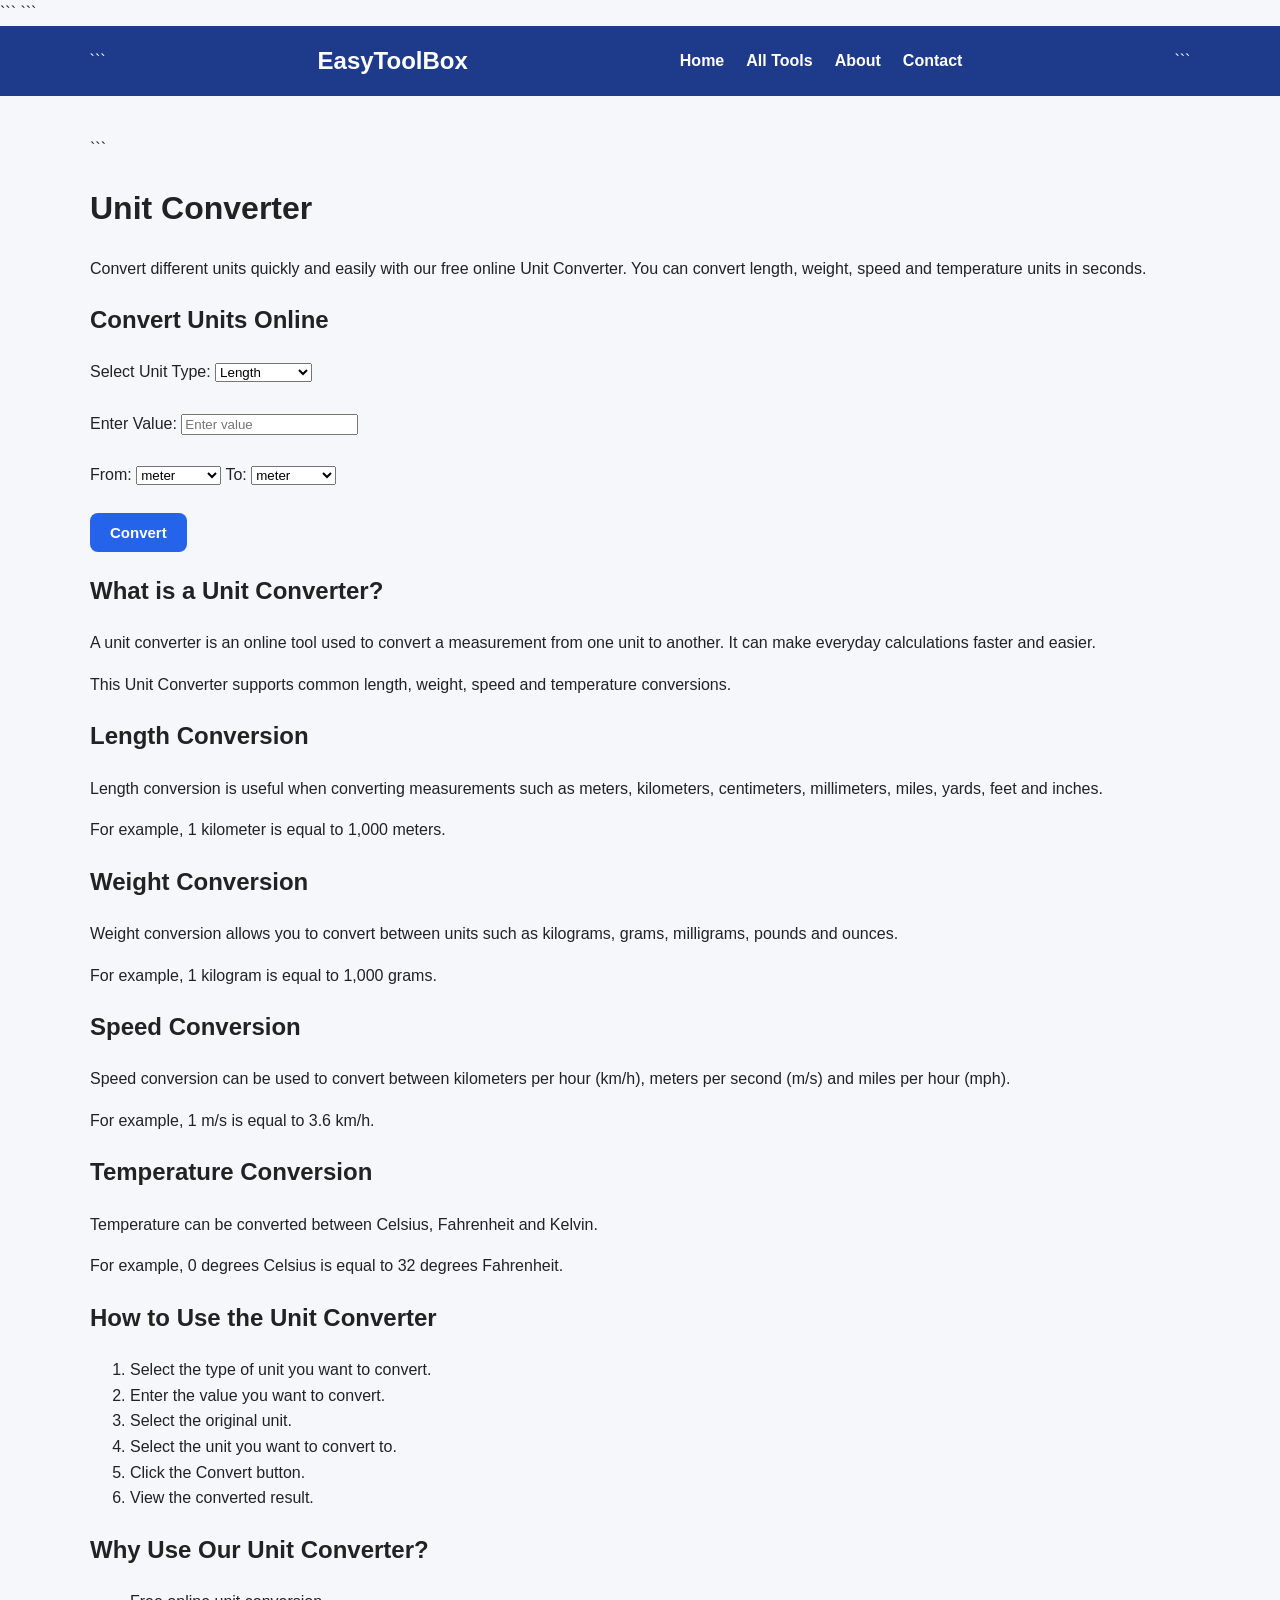
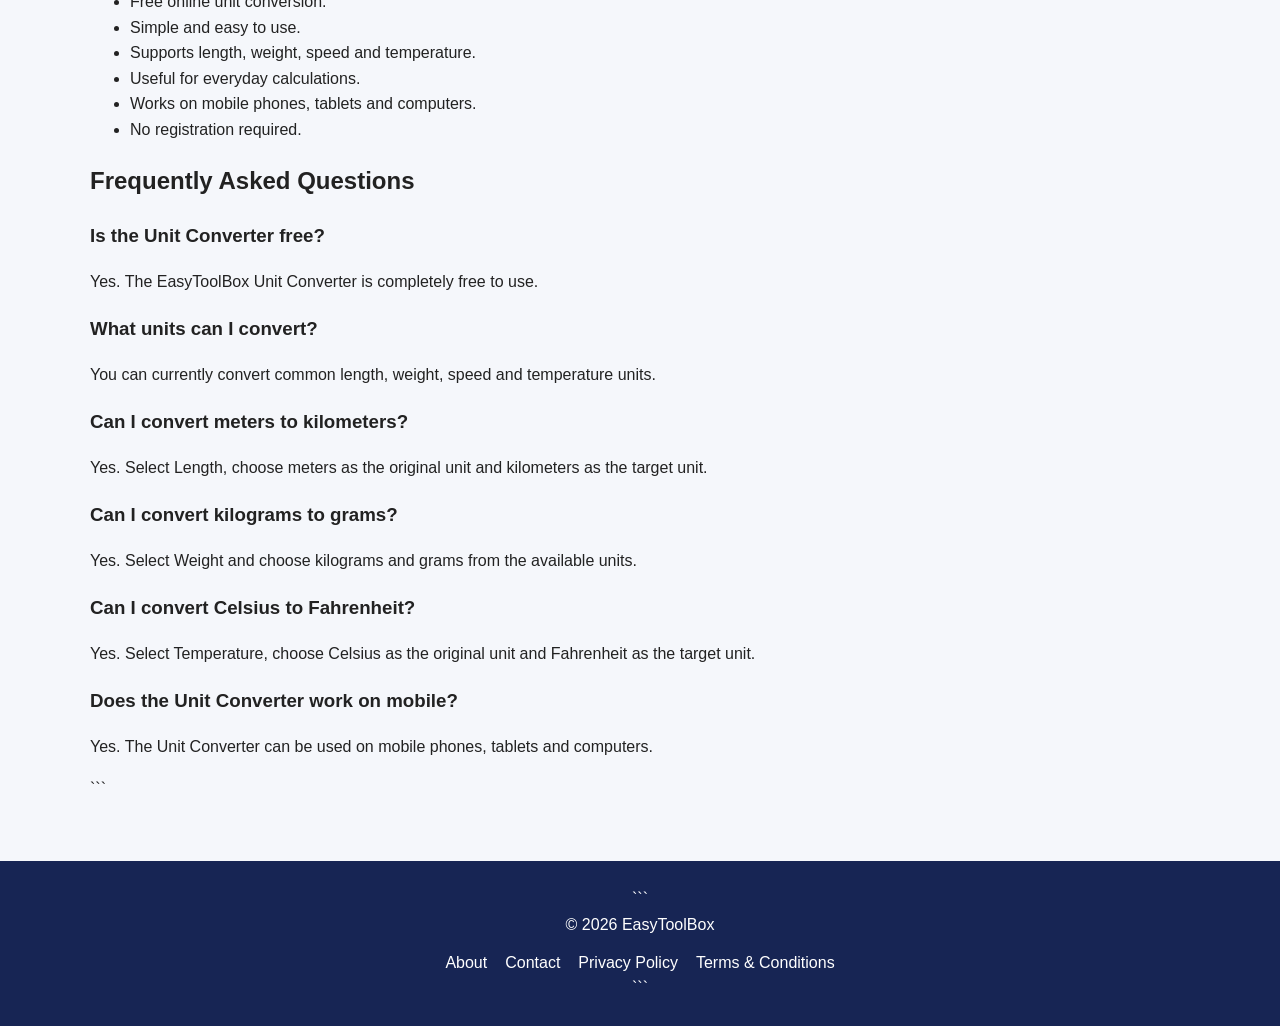
<file: unit-converter.html>
<!DOCTYPE html>

<html lang="en">

<head>
    <meta charset="UTF-8">
    <meta name="viewport" content="width=device-width, initial-scale=1.0">

```
<title>Unit Converter – Length, Weight, Speed & Temperature | EasyToolBox</title>

<meta name="description" content="Use the free EasyToolBox Unit Converter to convert length, weight, speed and temperature units online. Convert meters, kilometers, kilograms, grams, Celsius, Fahrenheit and more.">

<meta name="keywords" content="unit converter, unit conversion calculator, length converter, weight converter, speed converter, temperature converter, meter to kilometer, kg to gram, Celsius to Fahrenheit">

<meta name="robots" content="index, follow">

<link rel="canonical" href="https://rahulkumar661.github.io/easytoolbox/unit-converter.html">

<link rel="stylesheet" href="style.css">

<!-- Google tag (gtag.js) -->
<script async src="https://www.googletagmanager.com/gtag/js?id=G-RJLNNYKJY7"></script>
<script>
  window.dataLayer = window.dataLayer || [];
  function gtag(){dataLayer.push(arguments);}
  gtag('js', new Date());

  gtag('config', 'G-RJLNNYKJY7');
</script>
```

</head>

<body>

<nav class="navbar">

```
<div class="nav-logo">
    EasyToolBox
</div>

<div class="nav-links">
    <a href="index.html">Home</a>
    <a href="index.html#tools">All Tools</a>
    <a href="about.html">About</a>
    <a href="contact.html">Contact</a>
</div>
```

</nav>

<main class="container">

```
<h1>Unit Converter</h1>

<p>
    Convert different units quickly and easily with our free online
    Unit Converter. You can convert length, weight, speed and
    temperature units in seconds.
</p>


<section>

    <h2>Convert Units Online</h2>

    <label for="unitType">Select Unit Type:</label>

    <select id="unitType" onchange="updateUnits()">

        <option value="length">Length</option>
        <option value="weight">Weight</option>
        <option value="speed">Speed</option>
        <option value="temperature">Temperature</option>

    </select>


    <br><br>


    <label for="unitValue">Enter Value:</label>

    <input
        type="number"
        id="unitValue"
        placeholder="Enter value"
    >


    <br><br>


    <label for="fromUnit">From:</label>

    <select id="fromUnit"></select>


    <label for="toUnit">To:</label>

    <select id="toUnit"></select>


    <br><br>


    <button onclick="convertUnit()">
        Convert
    </button>


    <h3 id="unitResult"></h3>

</section>


<section>

    <h2>What is a Unit Converter?</h2>

    <p>
        A unit converter is an online tool used to convert a measurement
        from one unit to another. It can make everyday calculations
        faster and easier.
    </p>

    <p>
        This Unit Converter supports common length, weight, speed and
        temperature conversions.
    </p>

</section>


<section>

    <h2>Length Conversion</h2>

    <p>
        Length conversion is useful when converting measurements such as
        meters, kilometers, centimeters, millimeters, miles, yards,
        feet and inches.
    </p>

    <p>
        For example, 1 kilometer is equal to 1,000 meters.
    </p>

</section>


<section>

    <h2>Weight Conversion</h2>

    <p>
        Weight conversion allows you to convert between units such as
        kilograms, grams, milligrams, pounds and ounces.
    </p>

    <p>
        For example, 1 kilogram is equal to 1,000 grams.
    </p>

</section>


<section>

    <h2>Speed Conversion</h2>

    <p>
        Speed conversion can be used to convert between kilometers per
        hour (km/h), meters per second (m/s) and miles per hour (mph).
    </p>

    <p>
        For example, 1 m/s is equal to 3.6 km/h.
    </p>

</section>


<section>

    <h2>Temperature Conversion</h2>

    <p>
        Temperature can be converted between Celsius, Fahrenheit and
        Kelvin.
    </p>

    <p>
        For example, 0 degrees Celsius is equal to 32 degrees Fahrenheit.
    </p>

</section>


<section>

    <h2>How to Use the Unit Converter</h2>

    <ol>
        <li>Select the type of unit you want to convert.</li>
        <li>Enter the value you want to convert.</li>
        <li>Select the original unit.</li>
        <li>Select the unit you want to convert to.</li>
        <li>Click the Convert button.</li>
        <li>View the converted result.</li>
    </ol>

</section>


<section>

    <h2>Why Use Our Unit Converter?</h2>

    <ul>
        <li>Free online unit conversion.</li>
        <li>Simple and easy to use.</li>
        <li>Supports length, weight, speed and temperature.</li>
        <li>Useful for everyday calculations.</li>
        <li>Works on mobile phones, tablets and computers.</li>
        <li>No registration required.</li>
    </ul>

</section>


<section>

    <h2>Frequently Asked Questions</h2>

    <h3>Is the Unit Converter free?</h3>

    <p>
        Yes. The EasyToolBox Unit Converter is completely free to use.
    </p>


    <h3>What units can I convert?</h3>

    <p>
        You can currently convert common length, weight, speed and
        temperature units.
    </p>


    <h3>Can I convert meters to kilometers?</h3>

    <p>
        Yes. Select Length, choose meters as the original unit and
        kilometers as the target unit.
    </p>


    <h3>Can I convert kilograms to grams?</h3>

    <p>
        Yes. Select Weight and choose kilograms and grams from the
        available units.
    </p>


    <h3>Can I convert Celsius to Fahrenheit?</h3>

    <p>
        Yes. Select Temperature, choose Celsius as the original unit
        and Fahrenheit as the target unit.
    </p>


    <h3>Does the Unit Converter work on mobile?</h3>

    <p>
        Yes. The Unit Converter can be used on mobile phones, tablets
        and computers.
    </p>

</section>
```

</main>

<footer>

```
<p>© 2026 EasyToolBox</p>

<div class="footer-links">

    <a href="about.html">About</a>
    <a href="contact.html">Contact</a>
    <a href="privacy.html">Privacy Policy</a>
    <a href="terms.html">Terms & Conditions</a>

</div>
```

</footer>

<script src="script.js"></script>

</body>

</html>
</file>
<file: style.css>
* {
  box-sizing: border-box;
  }

html {
scroll-behavior: smooth;
}

body {
margin: 0;
font-family: Arial, Helvetica, sans-serif;
background: #f5f7fb;
color: #222;
line-height: 1.6;
}

/* ===============================
Navigation
================================ */

.navbar {
background: #1e3a8a;
color: white;
display: flex;
justify-content: space-between;
align-items: center;
padding: 16px 7%;
gap: 20px;
}

.nav-logo {
font-size: 24px;
font-weight: bold;
white-space: nowrap;
}

.nav-links {
display: flex;
align-items: center;
gap: 22px;
}

.nav-links a {
color: white;
text-decoration: none;
font-weight: 600;
}

.nav-links a:hover {
text-decoration: underline;
}

/* ===============================
Header
================================ */

header {
text-align: center;
background: white;
padding: 55px 20px 45px;
border-bottom: 1px solid #e5e7eb;
}

header h1 {
margin: 0 0 12px;
font-size: 38px;
color: #1e3a8a;
}

header p {
margin: 0 auto;
max-width: 700px;
color: #555;
font-size: 18px;
}

/* ===============================
Main Container
================================ */

.container {
width: 90%;
max-width: 1100px;
margin: 40px auto;
}

.container > h2 {
text-align: center;
color: #1e3a8a;
margin-bottom: 25px;
}

/* ===============================
Search Box
================================ */

#searchBox {
display: block;
width: 100%;
max-width: 600px;
margin: 0 auto 35px;
padding: 14px 18px;
border: 1px solid #cbd5e1;
border-radius: 10px;
font-size: 16px;
outline: none;
background: white;
}

#searchBox:focus {
border-color: #2563eb;
}

/* ===============================
Tools
================================ */

.tools {
display: grid;
grid-template-columns: repeat(3, 1fr);
gap: 22px;
}

.tool-card {
background: white;
padding: 25px;
border-radius: 12px;
border: 1px solid #e5e7eb;
box-shadow: 0 4px 14px rgba(0, 0, 0, 0.06);
text-align: center;
transition: transform 0.2s ease, box-shadow 0.2s ease;
}

.tool-card:hover {
transform: translateY(-4px);
box-shadow: 0 8px 20px rgba(0, 0, 0, 0.10);
}

.tool-card h3 {
margin-top: 0;
color: #1e3a8a;
font-size: 21px;
}

.tool-card p {
color: #555;
min-height: 50px;
}

/* ===============================
Buttons
================================ */

button {
background: #2563eb;
color: white;
border: none;
border-radius: 8px;
padding: 11px 20px;
font-size: 15px;
font-weight: 600;
cursor: pointer;
}

button:hover {
background: #1d4ed8;
}

a button {
text-decoration: none;
}

/* ===============================
Content Sections
================================ */

.content-section,
.about-content {
background: white;
margin-top: 30px;
padding: 30px;
border-radius: 12px;
border: 1px solid #e5e7eb;
}

.content-section h2,
.about-content h1,
.about-content h2 {
color: #1e3a8a;
}

.content-section h3,
.about-content h3 {
color: #334155;
}

.content-section ul,
.about-content ul {
padding-left: 25px;
}

.content-section li,
.about-content li {
margin-bottom: 8px;
}

/* ===============================
Calculator Pages
================================ */

.calculator-container {
width: 90%;
max-width: 600px;
margin: 45px auto;
background: white;
padding: 30px;
border-radius: 12px;
border: 1px solid #e5e7eb;
box-shadow: 0 5px 18px rgba(0, 0, 0, 0.07);
}

.calculator-container h1,
.calculator-container h2 {
text-align: center;
color: #1e3a8a;
}

.calculator-container label {
display: block;
margin-top: 15px;
margin-bottom: 6px;
font-weight: 600;
}

.calculator-container input,
.calculator-container select {
width: 100%;
padding: 12px;
border: 1px solid #cbd5e1;
border-radius: 7px;
font-size: 16px;
outline: none;
}

.calculator-container input:focus,
.calculator-container select:focus {
border-color: #2563eb;
}

.calculator-container button {
display: block;
margin: 22px auto 10px;
}

.result {
margin-top: 20px;
padding: 15px;
background: #eff6ff;
border-radius: 8px;
text-align: center;
font-weight: 600;
}

/* ===============================
Footer
================================ */

footer {
margin-top: 60px;
padding: 25px 20px;
background: #172554;
color: white;
text-align: center;
}

footer p {
margin: 0 0 12px;
}

.footer-links {
display: flex;
justify-content: center;
flex-wrap: wrap;
gap: 18px;
}

.footer-links a {
color: white;
text-decoration: none;
}

.footer-links a:hover {
text-decoration: underline;
}

/* ===============================
Mobile Responsive
================================ */

@media (max-width: 768px) {

```
.navbar {
    flex-direction: column;
    padding: 15px 20px;
}

.nav-links {
    flex-wrap: wrap;
    justify-content: center;
    gap: 12px 18px;
}

header {
    padding: 40px 18px;
}

header h1 {
    font-size: 30px;
}

header p {
    font-size: 16px;
}

.container {
    width: 92%;
    margin: 30px auto;
}

.tools {
    grid-template-columns: 1fr;
}

.content-section,
.about-content,
.calculator-container {
    padding: 22px;
}
```

}

@media (max-width: 480px) {

```
.nav-logo {
    font-size: 22px;
}

.nav-links {
    font-size: 14px;
}

header h1 {
    font-size: 26px;
}

.tool-card {
    padding: 20px;
}

.calculator-container {
    width: 94%;
    padding: 20px;
}
```

}
</file>
